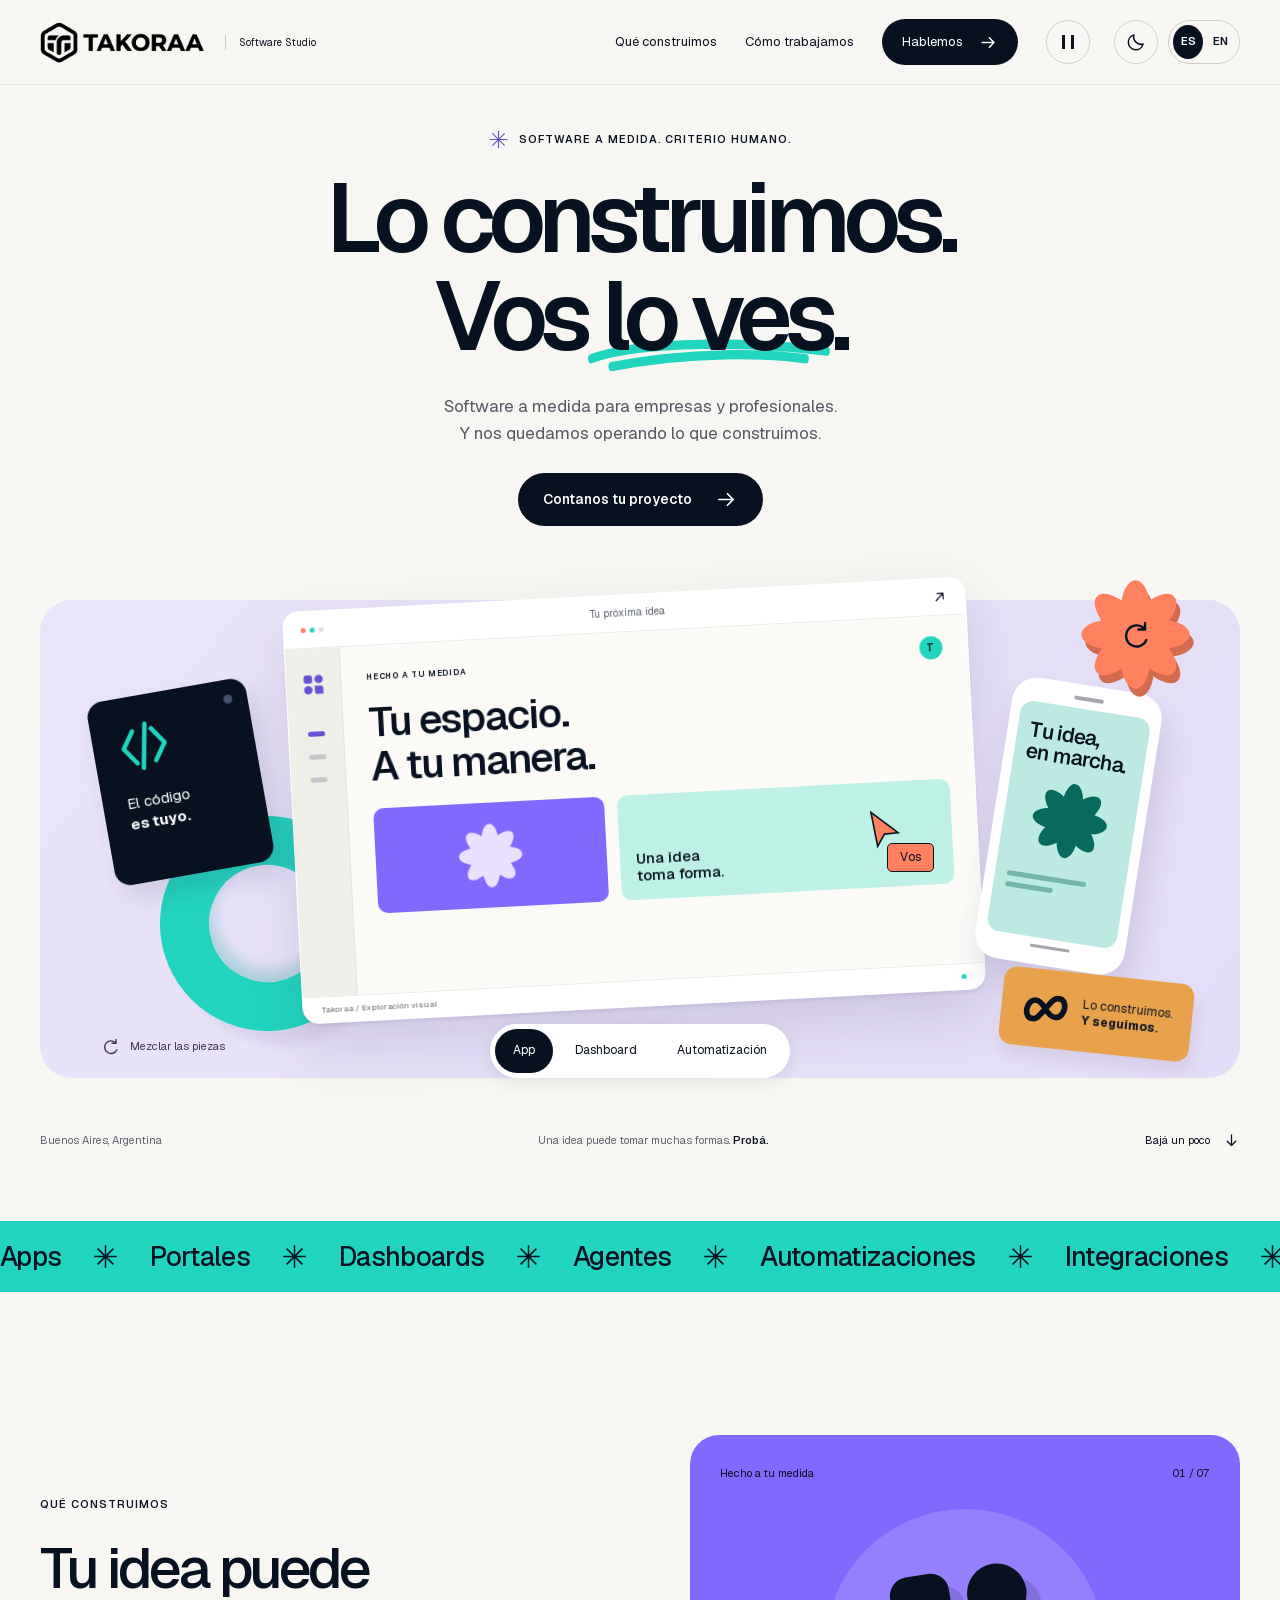
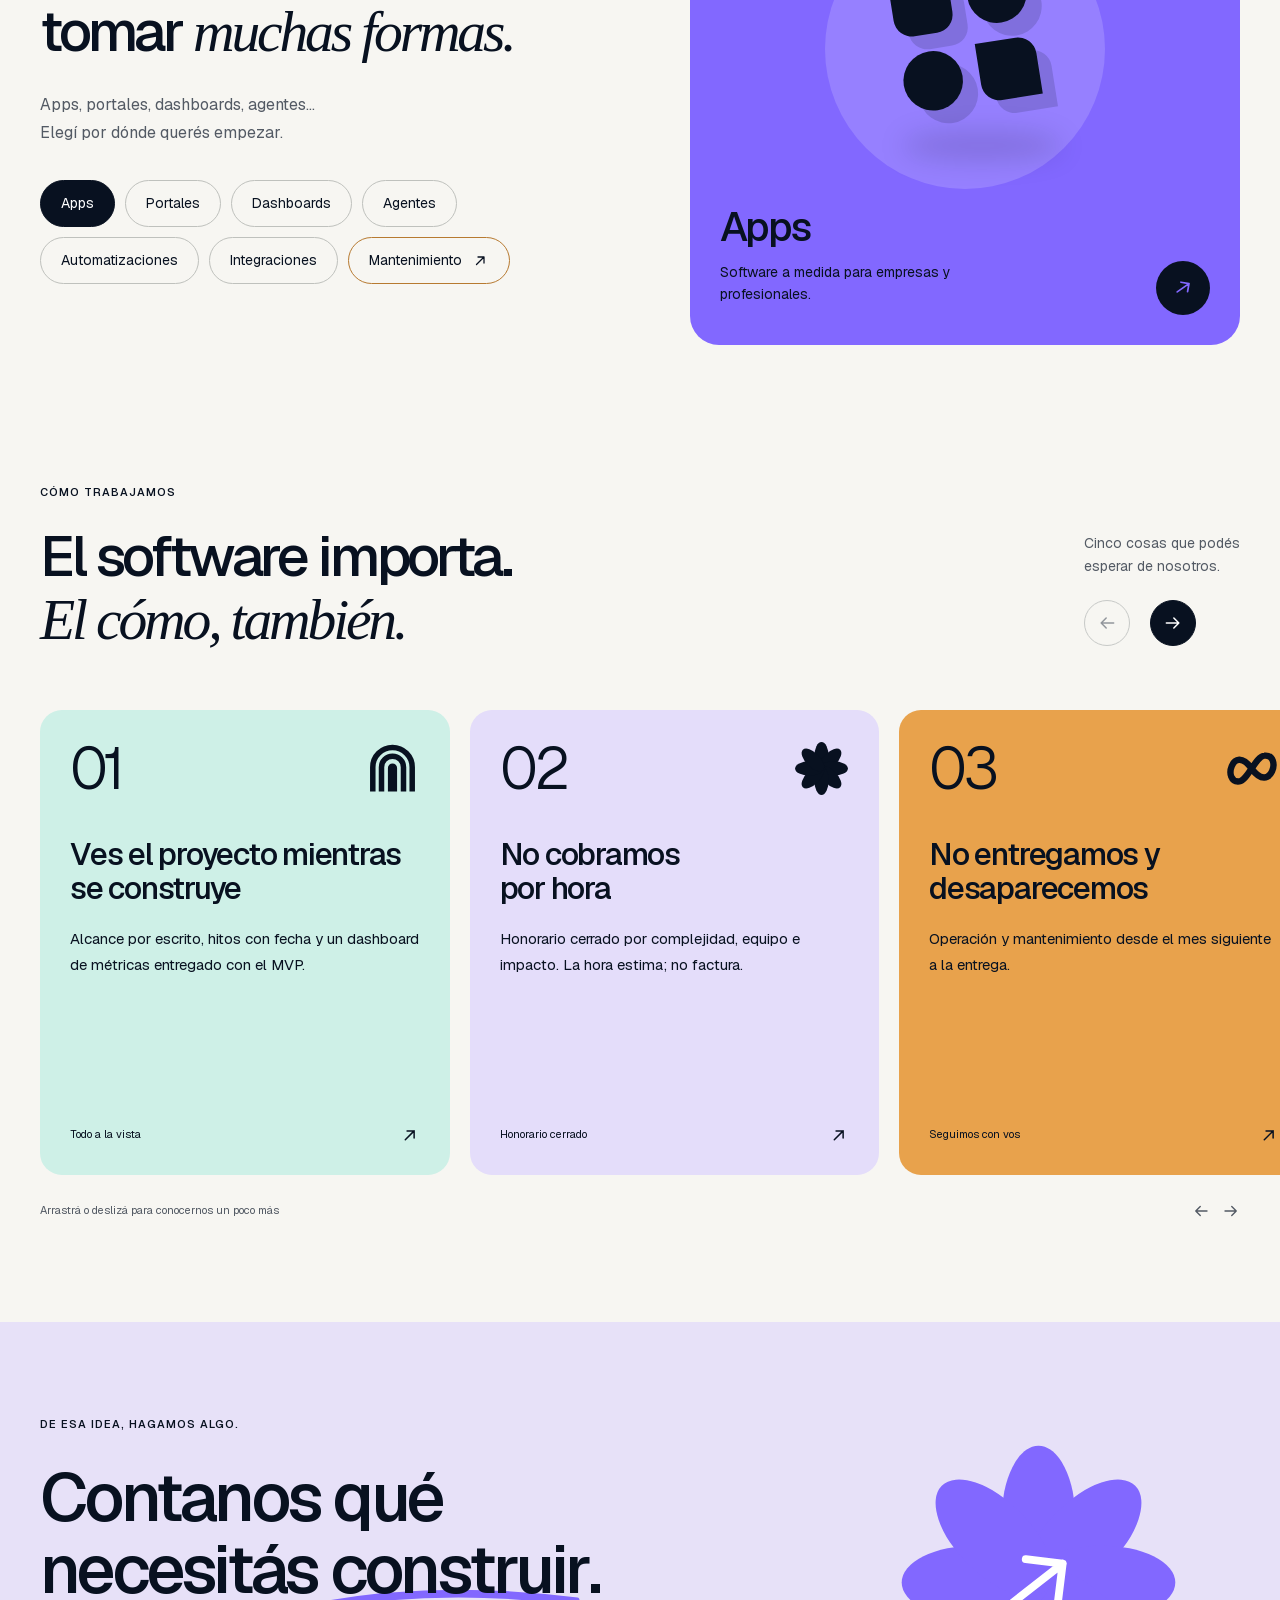
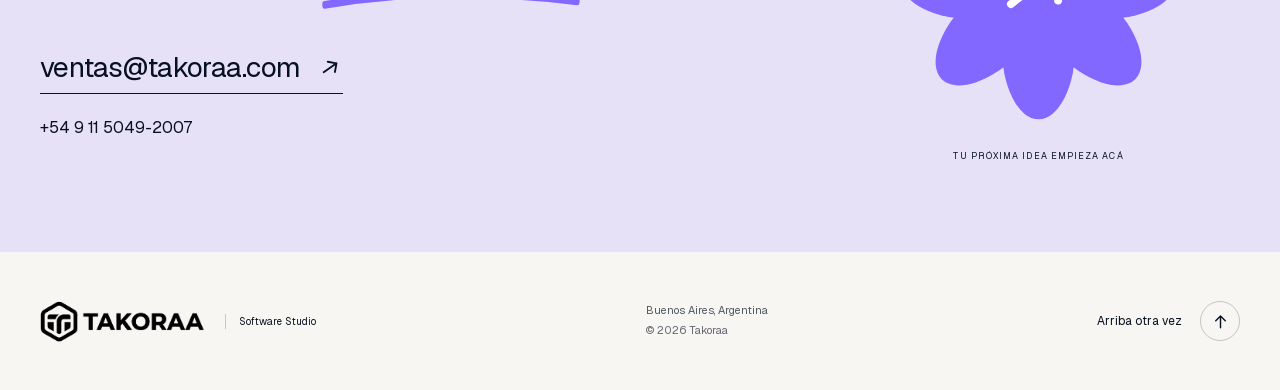
<file: index.html>
<!doctype html>
<html lang="es-AR" data-page="home" data-theme="light" data-language="es">
<head>
  <meta charset="utf-8">
  <meta name="viewport" content="width=device-width, initial-scale=1">
  <meta name="theme-color" content="#f7f6f2">
  <title>Takoraa | Software a medida. Lo construimos. Vos lo ves.</title>
  <meta name="description" content="Software a medida para empresas y profesionales. Alcance por escrito, honorario cerrado y código tuyo. Nos quedamos operando lo que construimos.">
  <link rel="canonical" href="https://takoraa.com/">
  <meta property="og:type" content="website">
  <meta property="og:locale" content="es_AR">
  <meta property="og:site_name" content="Takoraa Software Studio">
  <meta property="og:title" content="Lo construimos. Vos lo ves. | Takoraa">
  <meta property="og:description" content="Software a medida para empresas y profesionales. Y nos quedamos operando lo que construimos.">
  <meta property="og:url" content="https://takoraa.com/">
  <meta property="og:image" content="https://takoraa.com/assets/studio-social-light.png">
  <meta property="og:image:width" content="1200">
  <meta property="og:image:height" content="630">
  <meta property="og:image:alt" content="Takoraa Software Studio. Lo construimos. Vos lo ves.">
  <meta name="twitter:card" content="summary_large_image">
  <meta name="twitter:title" content="Lo construimos. Vos lo ves. | Takoraa">
  <meta name="twitter:description" content="Software a medida para empresas y profesionales. Y nos quedamos operando lo que construimos.">
  <meta name="twitter:image" content="https://takoraa.com/assets/studio-social-light.png">
  <link rel="icon" href="/assets/takoraa-isotipo-black.png" type="image/png" sizes="64x64">
  <link rel="preload" href="/_next/static/media/caa3a2e1cccd8315-s.p.09~u27dqhyhd6.woff2" as="font" type="font/woff2" crossorigin>
  <script>
    (() => {
      let theme = 'light';
      try { if (localStorage.getItem('takoraa-theme') === 'dark') theme = 'dark'; } catch {}
      document.documentElement.dataset.theme = theme;
      document.querySelector('meta[name="theme-color"]').content = theme === 'dark' ? '#081120' : '#f7f6f2';
    })();
  </script>
  <link rel="stylesheet" href="/studio.css?v=preferences-1">
  <script src="/studio.js?v=preferences-1" defer></script>
  <script type="application/ld+json">
    {
      "@context": "https://schema.org",
      "@type": "Organization",
      "name": "Takoraa Software Studio",
      "url": "https://takoraa.com/",
      "logo": "https://takoraa.com/takoraa-logo.png",
      "description": "Software a medida para empresas y profesionales. Y nos quedamos operando lo que construimos.",
      "email": "ventas@takoraa.com",
      "telephone": "+54 9 11 5049-2007",
      "address": {
        "@type": "PostalAddress",
        "addressLocality": "Buenos Aires",
        "addressCountry": "AR"
      }
    }
  </script>
</head>
<body id="inicio">
  <a class="skip-link" href="#contenido" data-en="Skip to content">Saltar al contenido</a>
  <svg class="svg-library" xmlns="http://www.w3.org/2000/svg" aria-hidden="true">
    <defs>
      <symbol id="icon-arrow" viewBox="0 0 24 24"><path d="M4 12h15m-6-6 6 6-6 6" fill="none" stroke="currentColor" stroke-width="1.8" stroke-linecap="round" stroke-linejoin="round"/></symbol>
      <symbol id="icon-sun" viewBox="0 0 24 24"><g fill="none" stroke="currentColor" stroke-width="1.8" stroke-linecap="round"><circle cx="12" cy="12" r="4"/><path d="M12 2v2m0 16v2M2 12h2m16 0h2M5 5l1.5 1.5m11 11L19 19M5 19l1.5-1.5m11-11L19 5"/></g></symbol>
      <symbol id="icon-moon" viewBox="0 0 24 24"><path d="M20.5 14.5A9 9 0 0 1 9.5 3.5a9 9 0 1 0 11 11Z" fill="none" stroke="currentColor" stroke-width="1.8" stroke-linejoin="round"/></symbol>
      <symbol id="icon-refresh" viewBox="0 0 24 24"><path d="M19 8a8 8 0 1 0 1 8M19 3v5h-5" fill="none" stroke="currentColor" stroke-width="1.8" stroke-linecap="round" stroke-linejoin="round"/></symbol>
      <symbol id="icon-asterisk" viewBox="0 0 24 24"><path d="M12 2v20M2 12h20M5 5l14 14M5 19 19 5" fill="none" stroke="currentColor" stroke-width="1.3"/></symbol>
      <symbol id="icon-flower" viewBox="0 0 100 100">
        <g fill="currentColor"><ellipse cx="50" cy="28" rx="13" ry="26"/><ellipse cx="50" cy="28" rx="13" ry="26" transform="rotate(45 50 50)"/><ellipse cx="50" cy="28" rx="13" ry="26" transform="rotate(90 50 50)"/><ellipse cx="50" cy="28" rx="13" ry="26" transform="rotate(135 50 50)"/><ellipse cx="50" cy="28" rx="13" ry="26" transform="rotate(180 50 50)"/><ellipse cx="50" cy="28" rx="13" ry="26" transform="rotate(225 50 50)"/><ellipse cx="50" cy="28" rx="13" ry="26" transform="rotate(270 50 50)"/><ellipse cx="50" cy="28" rx="13" ry="26" transform="rotate(315 50 50)"/></g>
      </symbol>
      <symbol id="icon-app" viewBox="0 0 120 120"><rect x="12" y="12" width="42" height="42" rx="13" fill="currentColor"/><rect x="66" y="12" width="42" height="42" rx="21" fill="currentColor"/><rect x="12" y="66" width="42" height="42" rx="21" fill="currentColor"/><path d="M66 66h29a13 13 0 0 1 13 13v29H79a13 13 0 0 1-13-13Z" fill="currentColor"/></symbol>
      <symbol id="icon-portal" viewBox="0 0 120 120"><path d="M17 110V57a43 43 0 0 1 86 0v53M36 110V57a24 24 0 0 1 48 0v53M56 110V59a4 4 0 0 1 8 0v51" fill="none" stroke="currentColor" stroke-width="12"/></symbol>
      <symbol id="icon-chart" viewBox="0 0 120 120"><rect x="10" y="63" width="24" height="45" rx="9" fill="currentColor"/><rect x="48" y="35" width="24" height="73" rx="9" fill="currentColor"/><rect x="86" y="9" width="24" height="99" rx="9" fill="currentColor"/></symbol>
      <symbol id="icon-agent" viewBox="0 0 120 120"><path d="M60 9c29 0 49 19 49 44s-20 44-49 44H31L12 113V53C12 28 31 9 60 9Z" fill="currentColor"/><path d="M42 49v15m35-15v15" stroke="var(--plate)" stroke-width="9" stroke-linecap="round"/></symbol>
      <symbol id="icon-flow" viewBox="0 0 120 120"><path d="M31 24h38a28 28 0 0 1 0 56H51" fill="none" stroke="currentColor" stroke-width="11"/><circle cx="23" cy="24" r="17" fill="currentColor"/><path d="m59 60-24 20 24 21" fill="none" stroke="currentColor" stroke-width="11" stroke-linejoin="round"/></symbol>
      <symbol id="icon-connect" viewBox="0 0 120 120"><rect x="11" y="41" width="70" height="38" rx="19" fill="none" stroke="currentColor" stroke-width="12" transform="rotate(-40 46 60)"/><rect x="39" y="41" width="70" height="38" rx="19" fill="none" stroke="currentColor" stroke-width="12" transform="rotate(-40 74 60)"/></symbol>
      <symbol id="icon-support" viewBox="0 0 120 120"><path d="M60 60C19 3-5 93 34 88c17-2 36-55 54-56 40-4 14 86-28 28Z" fill="none" stroke="currentColor" stroke-width="14" stroke-linecap="round"/></symbol>
      <symbol id="icon-code" viewBox="0 0 120 120"><path d="m39 24-25 36 25 36m42-72 25 36-25 36M69 12 51 108" fill="none" stroke="currentColor" stroke-width="10" stroke-linecap="round" stroke-linejoin="round"/></symbol>
      <symbol id="icon-check" viewBox="0 0 24 24"><path d="m5 12 5 5 9-10" fill="none" stroke="currentColor" stroke-width="2.2" stroke-linecap="round" stroke-linejoin="round"/></symbol>
    </defs>
  </svg>

  <header class="site-header">
    <div class="header-inner shell">
      <a class="brand" href="#inicio" aria-label="Takoraa, inicio" data-en-aria-label="Takoraa, home"><img src="/takoraa-logo-white.png" alt="TAKORAA" width="1961" height="805"><span>Software Studio</span></a>
      <div class="header-controls">
        <button class="theme-toggle" type="button" role="switch" aria-checked="false" aria-label="Modo oscuro" title="Cambiar a modo oscuro" hidden><svg class="theme-moon" aria-hidden="true"><use href="#icon-moon"/></svg><svg class="theme-sun" aria-hidden="true"><use href="#icon-sun"/></svg></button>
        <button class="language-toggle" type="button" aria-label="Switch to English" title="Switch to English" hidden><span lang="es" aria-hidden="true">ES</span><span lang="en" aria-hidden="true">EN</span></button>
        <button class="menu-toggle" type="button" aria-label="Menú" data-en-aria-label="Menu" aria-expanded="false" aria-controls="site-nav" hidden><span class="menu-icon" aria-hidden="true"></span></button>
      </div>
      <nav class="site-nav" id="site-nav" aria-label="Navegación principal" data-en-aria-label="Main navigation">
        <a href="#servicios" data-en="What we build">Qué construimos</a>
        <a href="#como-trabajamos" data-en="How we work">Cómo trabajamos</a>
        <a class="nav-contact" href="#contacto"><span data-en="Let’s talk">Hablemos</span> <svg aria-hidden="true"><use href="#icon-arrow"/></svg></a>
        <button class="motion-toggle" type="button" aria-label="Pausar animaciones" title="Pausar animaciones" hidden><span class="pause-icon" aria-hidden="true"></span><span class="motion-label">Pausar animaciones</span></button>
      </nav>
    </div>
  </header>

  <main id="contenido" tabindex="-1">
    <section class="hero" aria-labelledby="hero-title">
      <div class="hero-copy shell">
        <p class="eyebrow"><svg class="small-flower" aria-hidden="true"><use href="#icon-asterisk"/></svg> <span data-en="CUSTOM SOFTWARE. HUMAN JUDGMENT.">SOFTWARE A MEDIDA. CRITERIO HUMANO.</span></p>
        <h1 id="hero-title"><span data-en="We build it.">Lo construimos.</span><span><span data-en="You ">Vos </span><span class="title-highlight"><span data-en="see it.">lo ves.</span><svg viewBox="0 0 500 45" preserveAspectRatio="none" aria-hidden="true"><path d="M8 28C111 4 344 6 491 18M50 38C216 18 368 21 448 28"/></svg></span></span></h1>
        <p class="hero-lede" data-en="Custom software for businesses and professionals.&#10; And we stay on to run what we build.">Software a medida para empresas y profesionales.<br> Y nos quedamos operando lo que construimos.</p>
        <a class="button button-dark" href="#contacto"><span data-en="Tell us about your project">Contanos tu proyecto</span> <svg aria-hidden="true"><use href="#icon-arrow"/></svg></a>
      </div>

      <div class="playground shell" data-layout="0" data-demo="app">
        <div class="playground-backdrop" aria-hidden="true"></div>
        <div class="stage-orbit" aria-hidden="true"></div>
        <div class="stage-window">
          <div class="window-topbar"><span class="window-dots" aria-hidden="true"><i></i><i></i><i></i></span><span data-en="Your next idea">Tu próxima idea</span><svg class="window-mark arrow-diagonal" aria-hidden="true"><use href="#icon-arrow"/></svg></div>
          <div class="demo-panel demo-app" id="demo-app" aria-label="Exploración visual de una app" data-en-aria-label="App visual exploration">
            <div class="app-sidebar" aria-hidden="true"><svg><use href="#icon-app"/></svg><i></i><i></i><i></i></div>
            <div class="app-content">
              <div class="app-topline"><span data-en="MADE FOR YOU">HECHO A TU MEDIDA</span><span class="app-avatar" aria-hidden="true">T</span></div>
              <p class="app-title" data-en="Your space.&#10;Your way.">Tu espacio.<br>A tu manera.</p>
              <div class="app-tiles" aria-hidden="true"><div class="app-tile"><svg><use href="#icon-flower"/></svg></div><div class="app-tile tile-cyan"><span data-en="An idea&#10;takes shape.">Una idea<br>toma forma.</span><svg><use href="#icon-arrow"/></svg></div></div>
            </div>
          </div>
          <div class="demo-panel demo-dashboard" id="demo-dashboard" aria-label="Exploración visual de un dashboard" data-en-aria-label="Dashboard visual exploration" hidden>
            <div class="demo-dashboard-header"><span>DASHBOARD</span><span data-en="Metrics at a glance">Métricas a la vista</span></div>
            <p class="app-title" data-en="Every step,&#10;in perspective.">Cada avance,<br>en perspectiva.</p>
            <div class="demo-chart" aria-hidden="true"><i style="--bar:36%"></i><i style="--bar:52%"></i><i style="--bar:43%"></i><i style="--bar:70%"></i><i style="--bar:62%"></i><i style="--bar:88%"></i><i style="--bar:78%"></i></div>
            <p class="demo-small" data-en="Written scope · Dated milestones">Alcance por escrito · Hitos con fecha</p>
          </div>
          <div class="demo-panel demo-automation" id="demo-automation" aria-label="Exploración visual de una automatización" data-en-aria-label="Automation visual exploration" hidden>
            <span class="demo-overline" data-en="AUTOMATIONS &amp; INTEGRATIONS">AUTOMATIZACIONES E INTEGRACIONES</span>
            <p class="app-title" data-en="Connect the pieces.">Conectá las piezas.</p>
            <div class="flow-visual" aria-hidden="true"><span class="flow-node"><svg><use href="#icon-app"/></svg></span><span class="flow-connection"><i></i></span><span class="flow-node flow-middle"><svg><use href="#icon-flow"/></svg></span><span class="flow-connection"><i></i></span><span class="flow-node"><svg><use href="#icon-check"/></svg></span></div>
            <div class="flow-labels"><span data-en="Your system">Tu sistema</span><span data-en="Your workflow">Tu flujo</span><span data-en="All connected">Todo conectado</span></div>
          </div>
          <div class="window-bottom"><span data-en="Takoraa / Visual exploration">Takoraa / Exploración visual</span><span class="window-bottom-dot" aria-hidden="true"></span></div>
        </div>
        <div class="code-object floating-object" aria-hidden="true"><svg><use href="#icon-code"/></svg><p><span data-en="The code">El código</span><br><strong data-en="is yours.">es tuyo.</strong></p><span class="object-pin"></span></div>
        <div class="mobile-object floating-object" aria-hidden="true"><span class="phone-speaker"></span><div class="phone-screen"><span data-en="Your idea,&#10;in motion.">Tu idea,<br>en marcha.</span><div class="phone-flower"><svg><use href="#icon-flower"/></svg></div><div class="phone-line"></div><div class="phone-line short"></div></div><span class="phone-home"></span></div>
        <span class="you-cursor" aria-hidden="true"><svg viewBox="0 0 24 28"><path d="M2 1 22 16l-10 1-5 9Z" fill="currentColor" stroke="#081120" stroke-width="1.2"/></svg><span data-en="You">Vos</span></span>
        <div class="support-sticker floating-object" aria-hidden="true"><svg><use href="#icon-support"/></svg><span><span data-en="We build it.">Lo construimos.</span><br><strong data-en="And stay on.">Y seguimos.</strong></span></div>
        <button class="flower-toy" type="button" aria-label="Hacer girar la flor" data-en-aria-label="Spin the flower" title="Dale una vuelta" data-en-title="Give it a spin" hidden><svg aria-hidden="true"><use href="#icon-flower"/></svg><span aria-hidden="true"><svg><use href="#icon-refresh"/></svg></span></button>
        <div class="demo-controls" role="group" aria-label="Elegí una vista de ejemplo" data-en-aria-label="Choose a demo view" hidden>
          <button type="button" data-demo="app" aria-pressed="true" aria-controls="demo-app">App</button>
          <button type="button" data-demo="dashboard" aria-pressed="false" aria-controls="demo-dashboard">Dashboard</button>
          <button type="button" data-demo="automation" aria-pressed="false" aria-controls="demo-automation" data-en="Automation">Automatización</button>
        </div>
        <button class="shuffle-scene" type="button" hidden><svg aria-hidden="true"><use href="#icon-refresh"/></svg> <span data-en="Mix the pieces">Mezclar las piezas</span></button>
      </div>
      <div class="hero-foot shell"><span>Buenos Aires, Argentina</span><span><span data-en="An idea can take many shapes. ">Una idea puede tomar muchas formas. </span><strong data-en="Try it.">Probá.</strong></span><a href="#servicios" aria-label="Bajar a qué construimos" data-en-aria-label="Scroll to what we build"><span data-en="Scroll a little">Bajá un poco</span> <svg class="arrow-down" aria-hidden="true"><use href="#icon-arrow"/></svg></a></div>
    </section>

    <div class="ticker-wrap" aria-hidden="true"><div class="ticker"><div class="ticker-track">
      <span><span>Apps</span><svg><use href="#icon-asterisk"/></svg><span data-en="Portals">Portales</span><svg><use href="#icon-asterisk"/></svg><span>Dashboards</span><svg><use href="#icon-asterisk"/></svg><span data-en="Agents">Agentes</span><svg><use href="#icon-asterisk"/></svg><span data-en="Automations">Automatizaciones</span><svg><use href="#icon-asterisk"/></svg><span data-en="Integrations">Integraciones</span><svg><use href="#icon-asterisk"/></svg></span>
    </div></div></div>

    <section class="services section-space shell" id="servicios" aria-labelledby="services-title" tabindex="-1">
      <div class="services-copy reveal">
        <p class="eyebrow" data-en="WHAT WE BUILD">QUÉ CONSTRUIMOS</p>
        <h2 id="services-title"><span data-en="Your idea can">Tu idea puede</span><br><span data-en="take ">tomar </span><em data-en="many shapes.">muchas formas.</em></h2>
        <p class="section-description" data-en="Apps, portals, dashboards, agents…&#10;Choose where you’d like to start.">Apps, portales, dashboards, agentes…<br>Elegí por dónde querés empezar.</p>
        <div class="service-options" role="group" aria-label="Servicios de Takoraa" data-en-aria-label="Takoraa services">
          <button type="button" data-service="apps" aria-pressed="true" aria-controls="service-preview" disabled>Apps</button>
          <button type="button" data-service="portales" aria-pressed="false" aria-controls="service-preview" data-en="Portals" disabled>Portales</button>
          <button type="button" data-service="dashboards" aria-pressed="false" aria-controls="service-preview" disabled>Dashboards</button>
          <button type="button" data-service="agentes" aria-pressed="false" aria-controls="service-preview" data-en="Agents" disabled>Agentes</button>
          <button type="button" data-service="automatizaciones" aria-pressed="false" aria-controls="service-preview" data-en="Automations" disabled>Automatizaciones</button>
          <button type="button" data-service="integraciones" aria-pressed="false" aria-controls="service-preview" data-en="Integrations" disabled>Integraciones</button>
          <button class="service-maintenance" type="button" data-service="mantenimiento" aria-pressed="false" aria-controls="service-preview" disabled><span data-en="Maintenance">Mantenimiento</span> <svg class="arrow-diagonal" aria-hidden="true"><use href="#icon-arrow"/></svg></button>
        </div>
      </div>
      <div class="service-preview reveal" id="service-preview" data-service="apps" aria-live="polite" aria-atomic="true" style="--plate:#8268ff;--plate-ink:#081120">
        <div class="service-preview-top"><span data-en="Made for you">Hecho a tu medida</span><span class="service-position">01 / 07</span></div>
        <div class="service-sculpture" aria-hidden="true"><span class="sculpture-shadow"></span><svg class="sculpture-back"><use href="#icon-app"/></svg><svg class="sculpture-front"><use href="#icon-app"/></svg></div>
        <div class="service-preview-bottom"><div><h3>Apps</h3><p>Software a medida para empresas y profesionales.</p></div><a href="#contacto" aria-label="Hablar sobre un proyecto de apps"><svg aria-hidden="true"><use href="#icon-arrow"/></svg></a></div>
      </div>
    </section>

    <section class="approach section-space" id="como-trabajamos" aria-labelledby="approach-title" tabindex="-1">
      <div class="approach-heading shell reveal">
        <div><p class="eyebrow" data-en="HOW WE WORK">CÓMO TRABAJAMOS</p><h2 id="approach-title"><span data-en="Software matters.">El software importa.</span><br><em data-en="So does the how.">El cómo, también.</em></h2></div>
        <div class="approach-controls"><p data-en="Five things you can&#10;expect from us.">Cinco cosas que podés<br>esperar de nosotros.</p><div class="carousel-controls" hidden><button type="button" class="carousel-prev" aria-label="Ver compromiso anterior" data-en-aria-label="View previous commitment" aria-controls="principles-track" disabled><svg aria-hidden="true"><use href="#icon-arrow"/></svg></button><button type="button" class="carousel-next" aria-label="Ver compromiso siguiente" data-en-aria-label="View next commitment" aria-controls="principles-track"><svg aria-hidden="true"><use href="#icon-arrow"/></svg></button></div></div>
      </div>
      <div class="principles-track" id="principles-track" tabindex="0" role="region" aria-label="Nuestros cinco compromisos, desplazamiento horizontal" data-en-aria-label="Our five commitments, scroll horizontally">
        <ol class="principles">
          <li class="principle principle-cyan"><div class="principle-top"><span>01</span><svg aria-hidden="true"><use href="#icon-portal"/></svg></div><h3 data-en="See your project as it’s built">Ves el proyecto mientras se construye</h3><p data-en="A written scope, dated milestones, and a metrics dashboard delivered with your MVP.">Alcance por escrito, hitos con fecha y un dashboard de métricas entregado con el MVP.</p><span class="principle-foot"><span data-en="Everything in view">Todo a la vista</span> <svg class="arrow-diagonal" aria-hidden="true"><use href="#icon-arrow"/></svg></span></li>
          <li class="principle principle-violet"><div class="principle-top"><span>02</span><svg aria-hidden="true"><use href="#icon-flower"/></svg></div><h3 data-en="We don’t charge&#10;by the hour">No cobramos<br>por hora</h3><p data-en="A fixed fee based on complexity, team, and impact. Hours inform the estimate, not the invoice.">Honorario cerrado por complejidad, equipo e impacto. La hora estima; no factura.</p><span class="principle-foot"><span data-en="A fixed fee">Honorario cerrado</span> <svg class="arrow-diagonal" aria-hidden="true"><use href="#icon-arrow"/></svg></span></li>
          <li class="principle principle-support"><div class="principle-top"><span>03</span><svg aria-hidden="true"><use href="#icon-support"/></svg></div><h3 data-en="We don’t deliver and disappear">No entregamos y desaparecemos</h3><p data-en="Operations and maintenance starting the month after delivery.">Operación y mantenimiento desde el mes siguiente a la entrega.</p><span class="principle-foot"><span data-en="We stay with you">Seguimos con vos</span> <svg class="arrow-diagonal" aria-hidden="true"><use href="#icon-arrow"/></svg></span></li>
          <li class="principle principle-ink"><div class="principle-top"><span>04</span><svg aria-hidden="true"><use href="#icon-code"/></svg></div><h3 data-en="The code&#10;is yours">El código<br>es tuyo</h3><p data-en="Your system, your code, your data. Independent architecture. No fees to leave.">Sistema, código y datos del cliente. Arquitectura independiente. Irte no cuesta nada.</p><span class="principle-foot"><span data-en="Your project, truly">Tu proyecto, de verdad</span> <svg class="arrow-diagonal" aria-hidden="true"><use href="#icon-arrow"/></svg></span></li>
          <li class="principle principle-rose"><div class="principle-top"><span>05</span><svg aria-hidden="true"><use href="#icon-agent"/></svg></div><h3 data-en="Experts using AI, not the other way around">Expertos que usan IA, no al revés</h3><p data-en="AI speeds up the work. Judgment stays human and is never delegated.">La IA acelera el trabajo. El criterio es humano y no se delega.</p><span class="principle-foot"><span data-en="Human judgment">Criterio humano</span> <svg class="arrow-diagonal" aria-hidden="true"><use href="#icon-arrow"/></svg></span></li>
        </ol>
      </div>
      <div class="carousel-hint shell"><span data-en="Drag or swipe to get to know us">Arrastrá o deslizá para conocernos un poco más</span><span class="carousel-hint-arrows" aria-hidden="true"><svg class="arrow-left"><use href="#icon-arrow"/></svg><svg><use href="#icon-arrow"/></svg></span></div>
    </section>

    <section class="contact" id="contacto" aria-labelledby="contact-title" tabindex="-1">
      <div class="contact-inner shell">
        <div class="contact-copy reveal"><p class="eyebrow" data-en="LET’S MAKE SOMETHING OF THAT IDEA.">DE ESA IDEA, HAGAMOS ALGO.</p><h2 id="contact-title"><span class="contact-title-line" data-en="Tell us what">Contanos qué</span><br><span class="contact-title-line" data-en="you need to ">necesitás </span><span class="contact-highlight"><span data-en="build">construir</span><svg viewBox="0 0 500 35" preserveAspectRatio="none" aria-hidden="true"><path d="M5 22Q234-2 494 18"/></svg></span>.</h2><address><a class="contact-email" href="mailto:ventas@takoraa.com">ventas@takoraa.com <svg aria-hidden="true"><use href="#icon-arrow"/></svg></a><a class="contact-phone" href="tel:+5491150492007" aria-label="Llamar al +54 9 11 5049-2007" data-en-aria-label="Call +54 9 11 5049-2007">+54 9 11 5049-2007</a></address></div>
        <a class="contact-orbit" href="mailto:ventas@takoraa.com" aria-label="Escribir a Takoraa" data-en-aria-label="Email Takoraa"><span class="orbit-ring" aria-hidden="true" data-en="YOUR NEXT IDEA STARTS HERE">TU PRÓXIMA IDEA EMPIEZA ACÁ</span><svg class="contact-flower" aria-hidden="true"><use href="#icon-flower"/></svg><svg class="contact-arrow" aria-hidden="true"><use href="#icon-arrow"/></svg></a>
      </div>
    </section>
  </main>

  <footer class="site-footer"><div class="footer-inner shell"><a class="brand" href="#inicio" aria-label="Takoraa, volver al inicio" data-en-aria-label="Takoraa, back to top"><img src="/takoraa-logo-white.png" alt="TAKORAA" width="1961" height="805" loading="lazy"><span>Software Studio</span></a><p>Buenos Aires, Argentina<br><span>© 2026 Takoraa</span></p><a class="back-top" href="#inicio"><span class="back-top-label" data-en="Back to top">Arriba otra vez</span> <span class="back-top-icon" aria-hidden="true"><svg class="arrow-up"><use href="#icon-arrow"/></svg></span></a></div></footer>
</body>
</html>
</file>
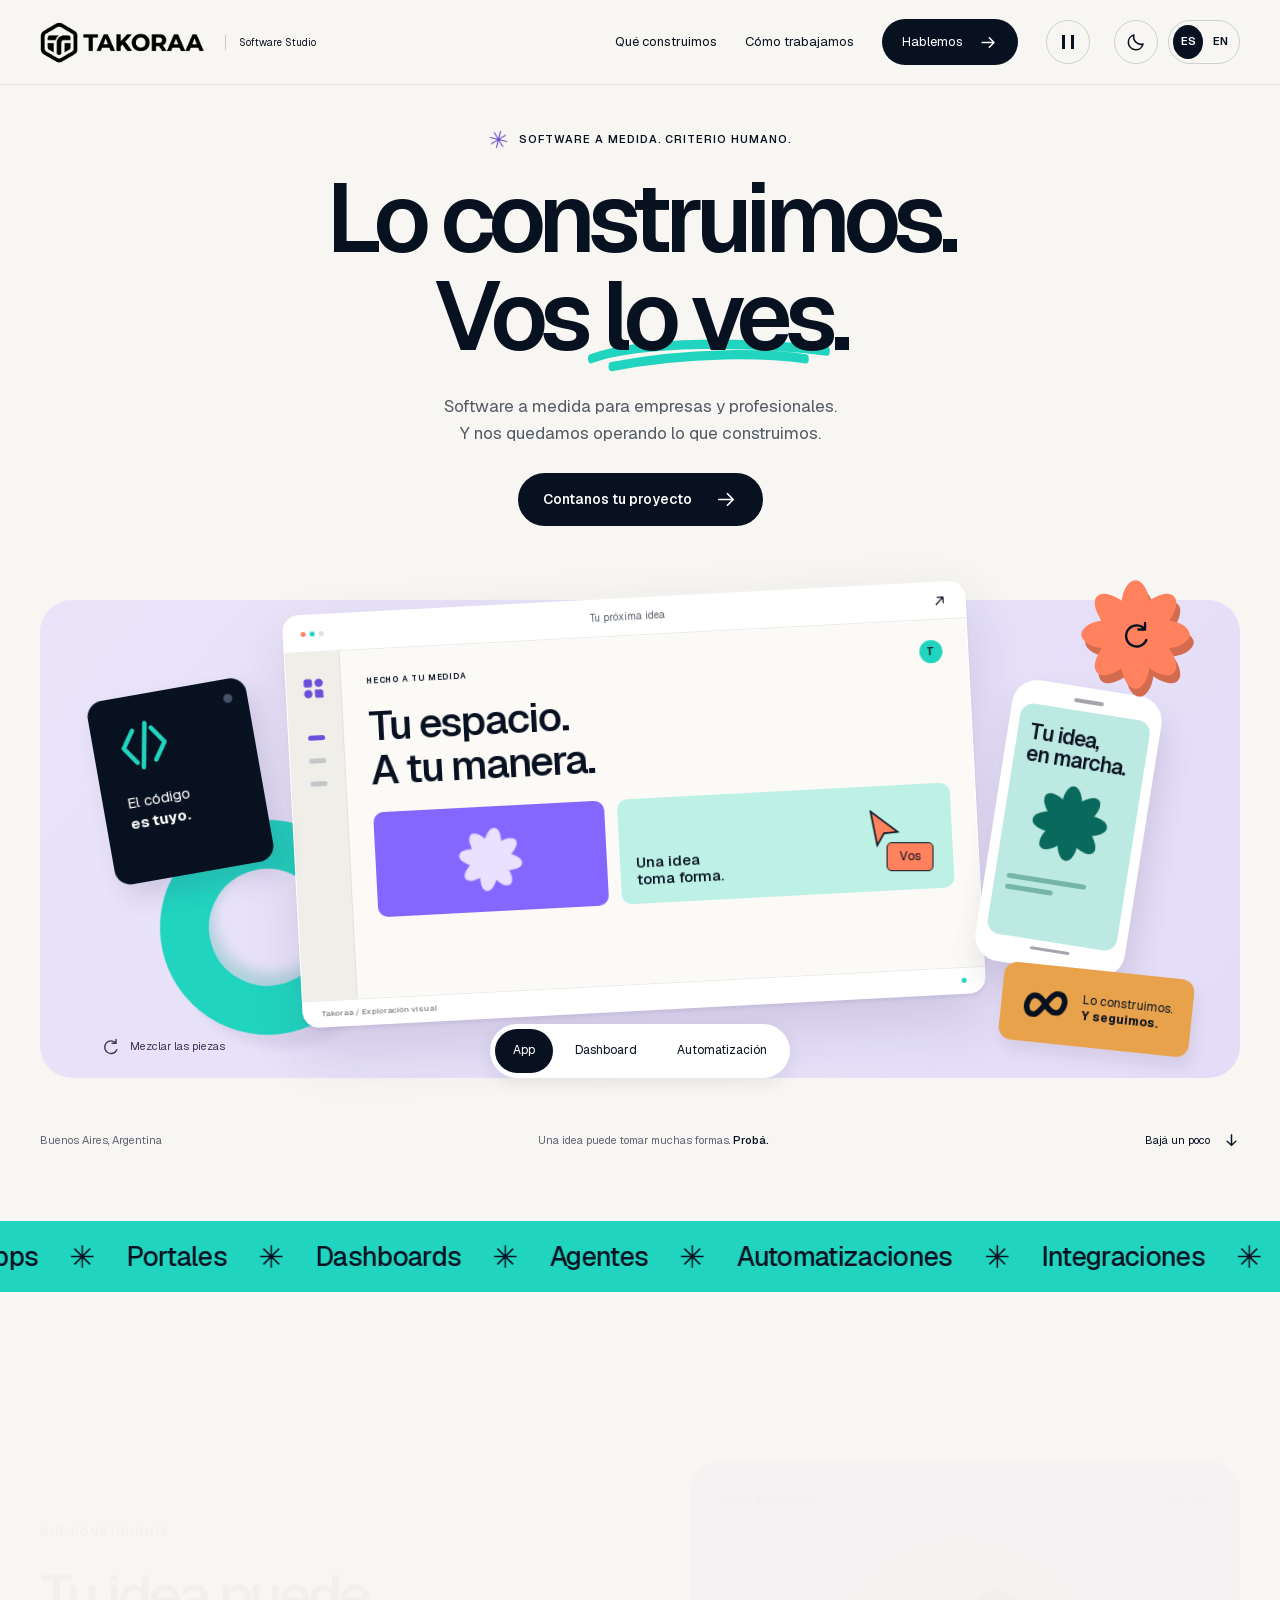
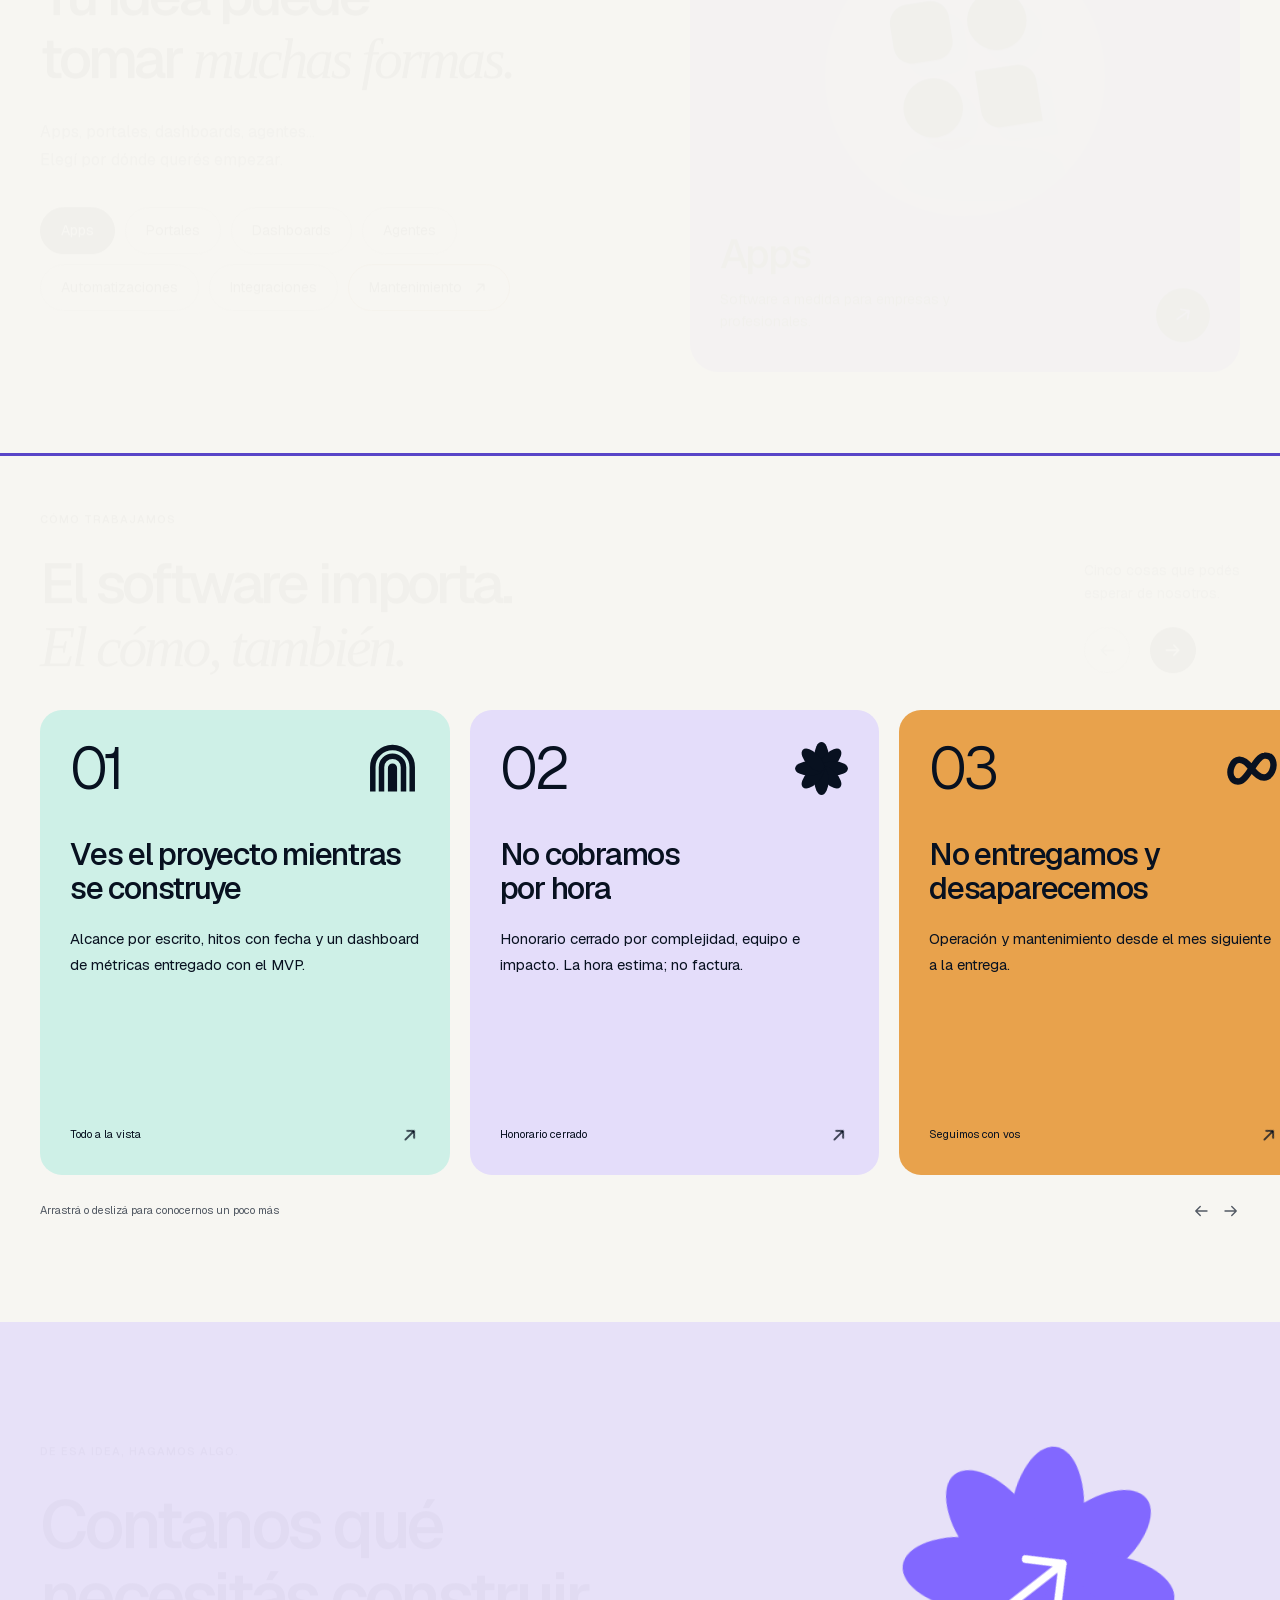
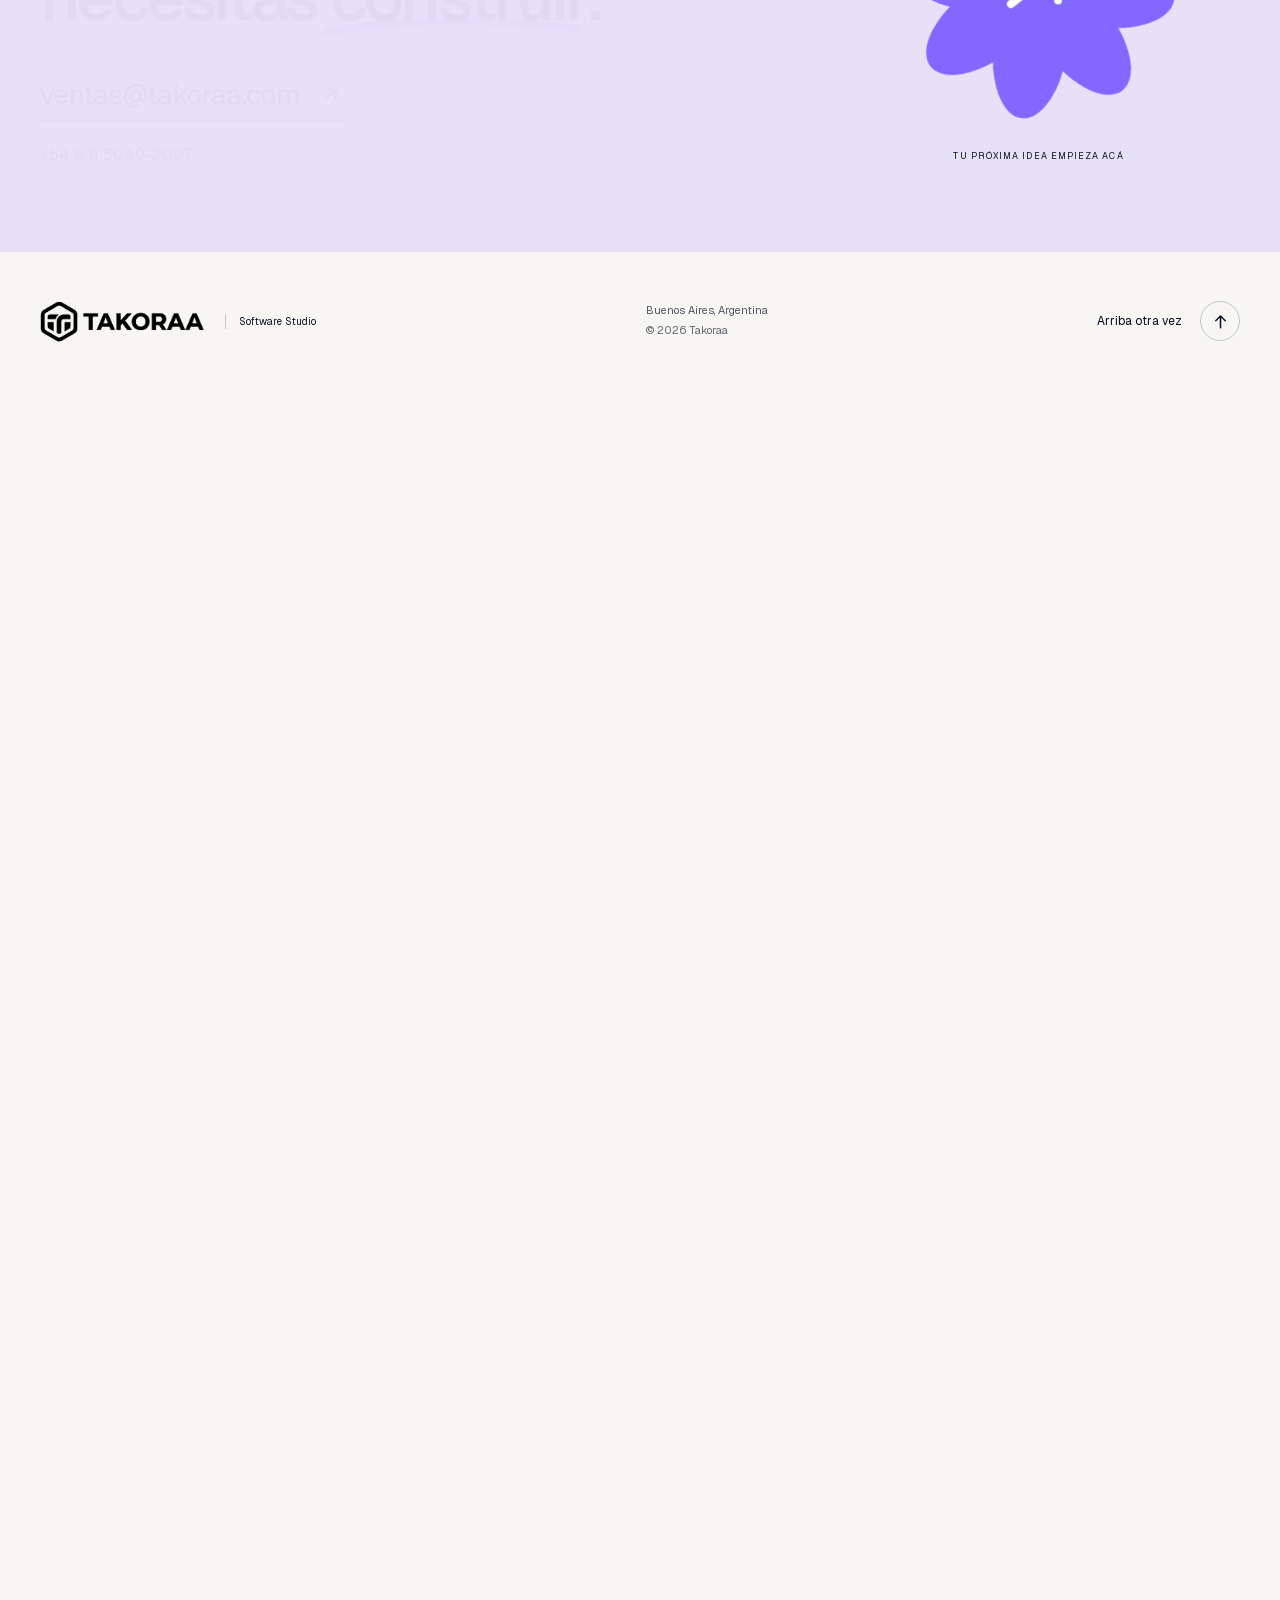
<file: about.html>
<!doctype html>
<html lang="es-AR">
<head>
  <meta charset="utf-8">
  <meta name="viewport" content="width=device-width, initial-scale=1">
  <meta name="robots" content="noindex">
  <meta http-equiv="refresh" content="0;url=/#como-trabajamos">
  <link rel="canonical" href="https://takoraa.com/#como-trabajamos">
  <meta name="theme-color" content="#f7f6f2">
  <title>Cómo trabajamos | Takoraa Software Studio</title>
  <link rel="icon" href="/assets/takoraa-isotipo-black.png" type="image/png" sizes="64x64">
  <link rel="stylesheet" href="/studio.css">
</head>
<body class="utility-page">
  <main class="utility-content">
    <p class="eyebrow">Takoraa / Software Studio</p>
    <h1>Cómo trabajamos</h1>
    <p>Encontrá esta información en nuestra nueva página.</p>
    <a class="button" href="/#como-trabajamos">Ir a cómo trabajamos</a>
  </main>
</body>
</html>
</file>
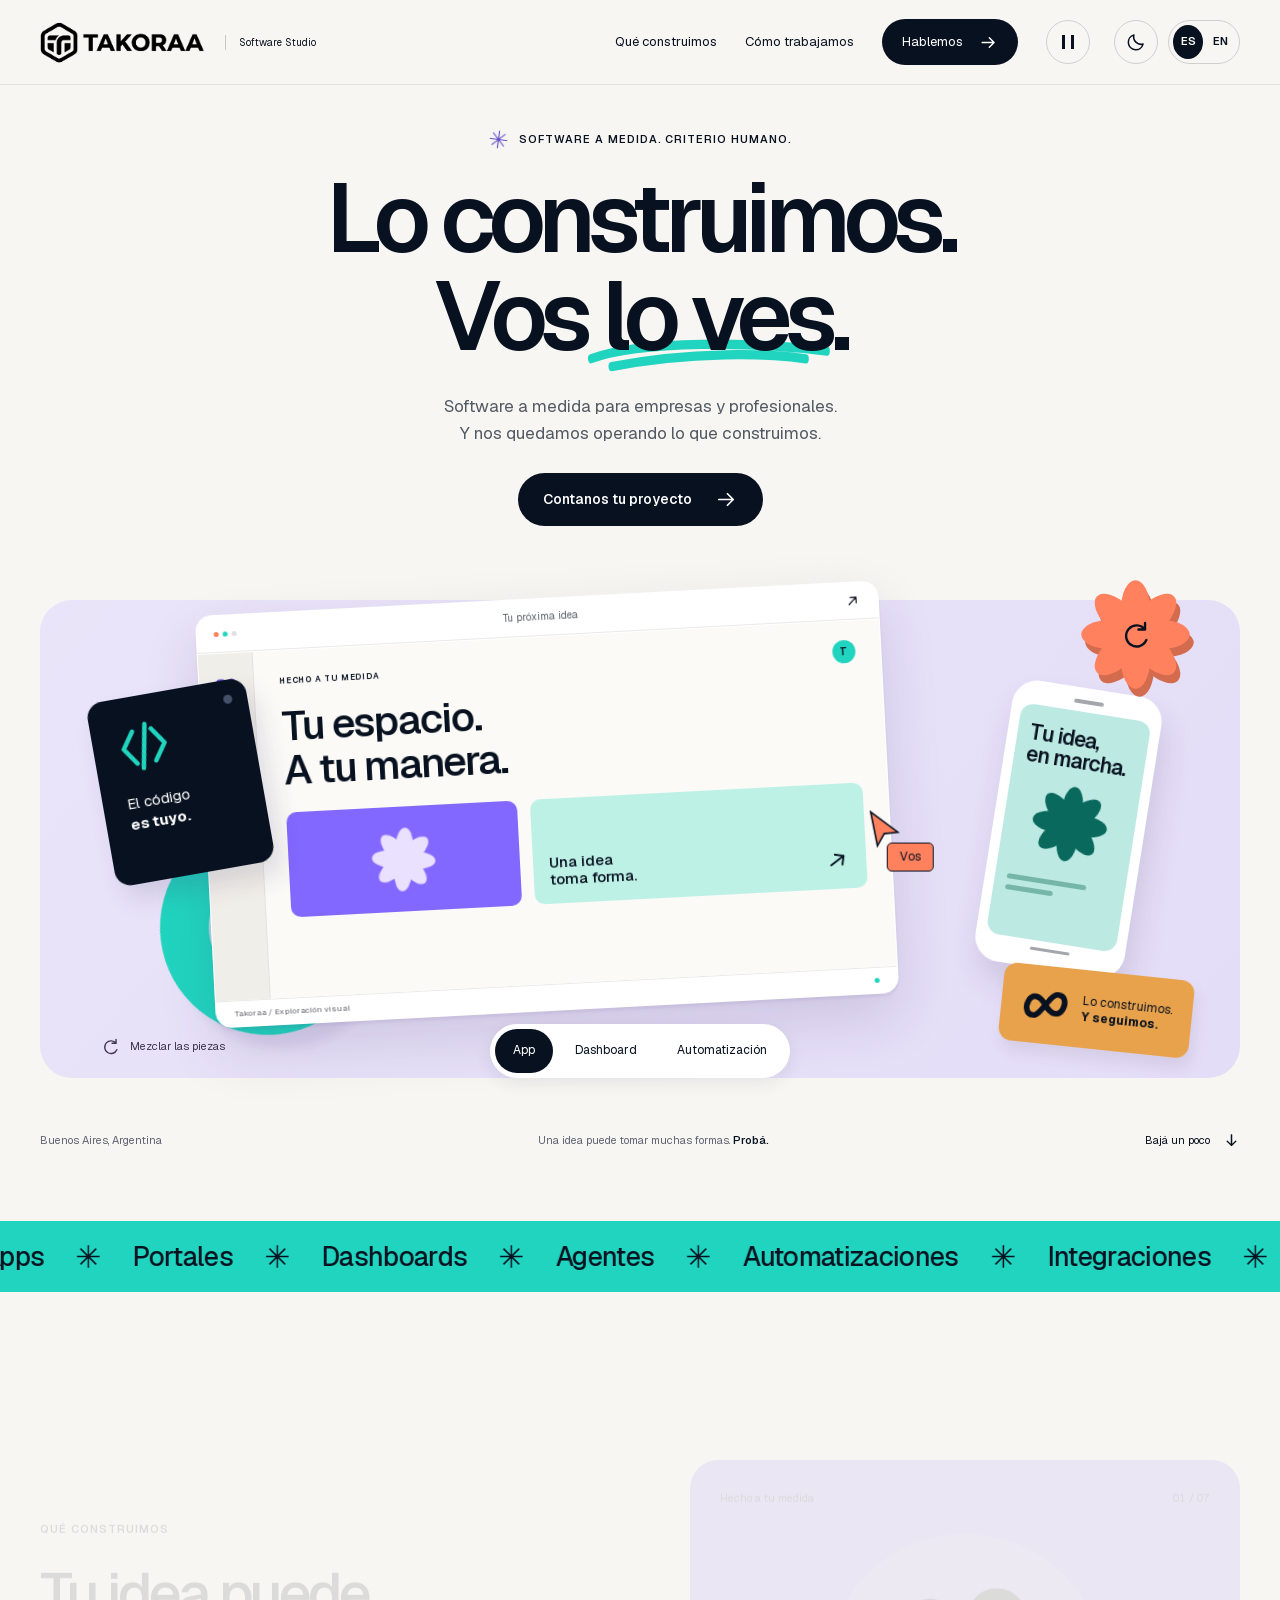
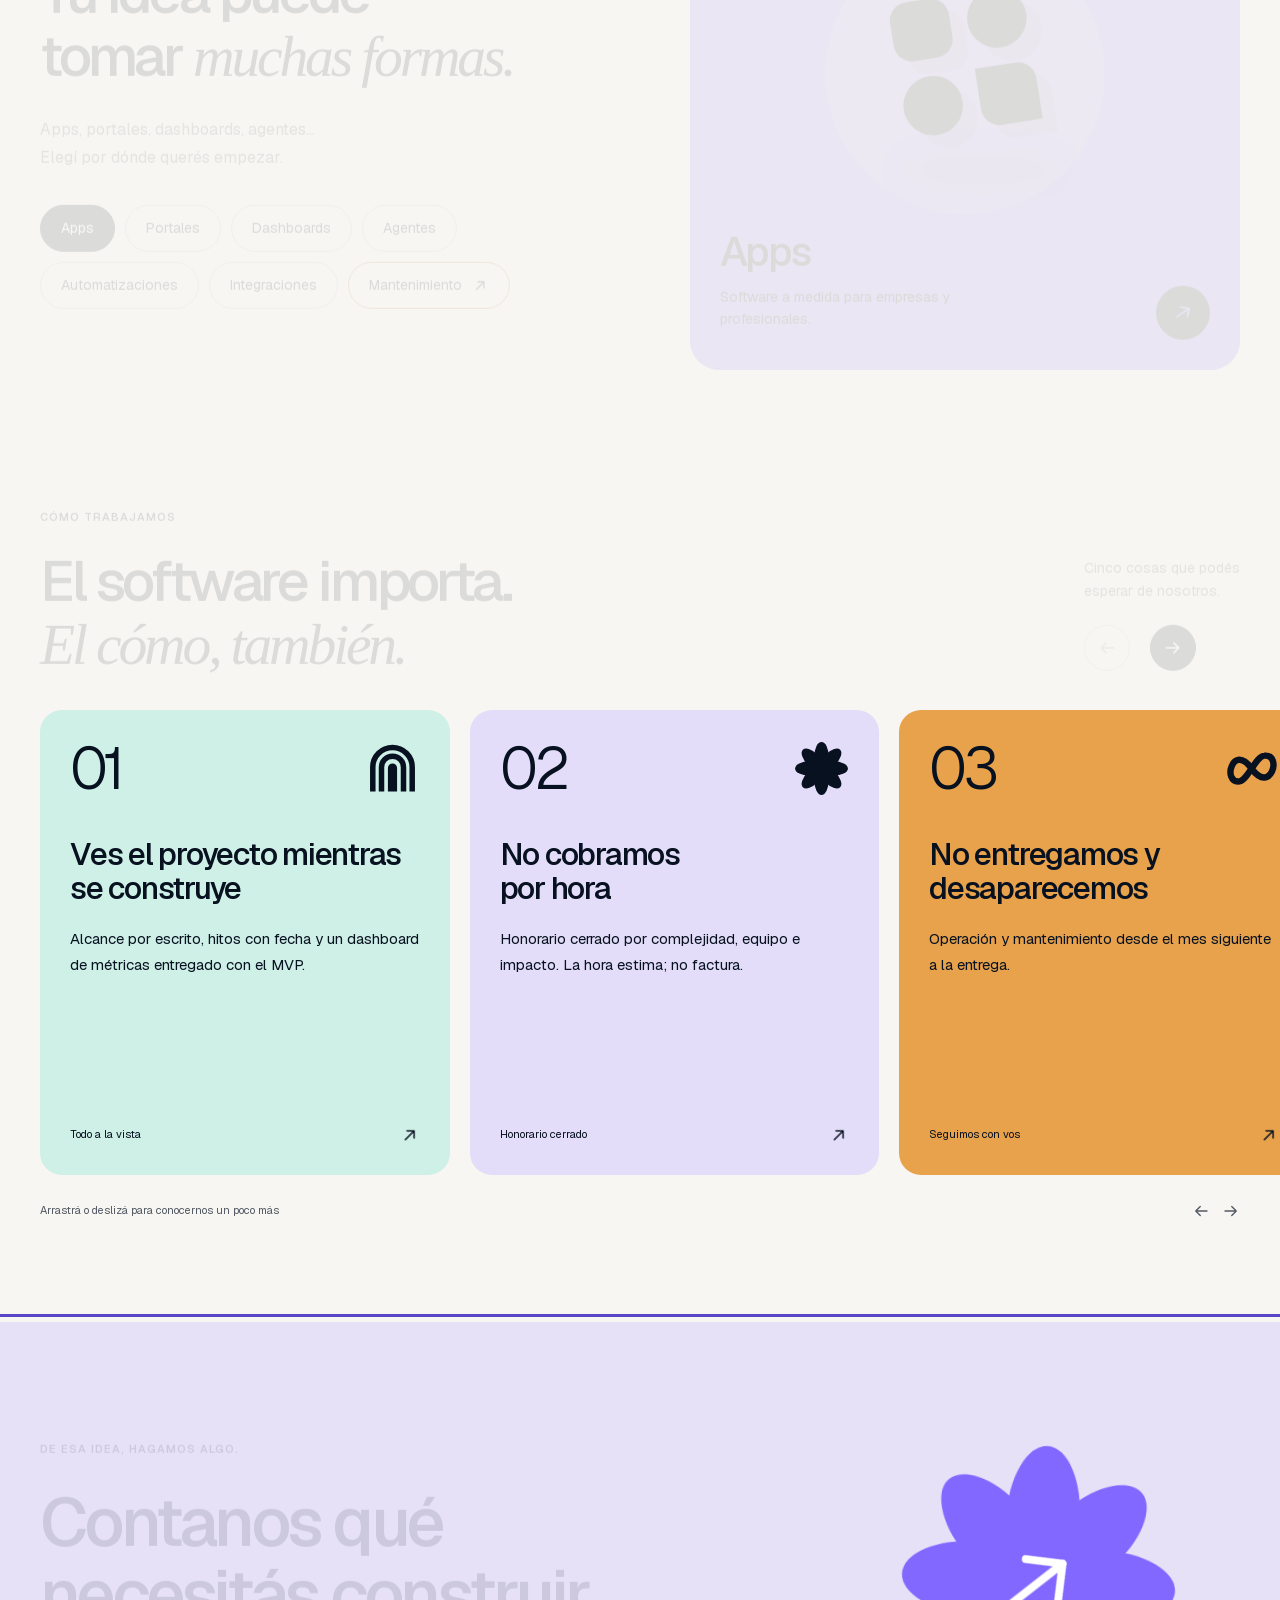
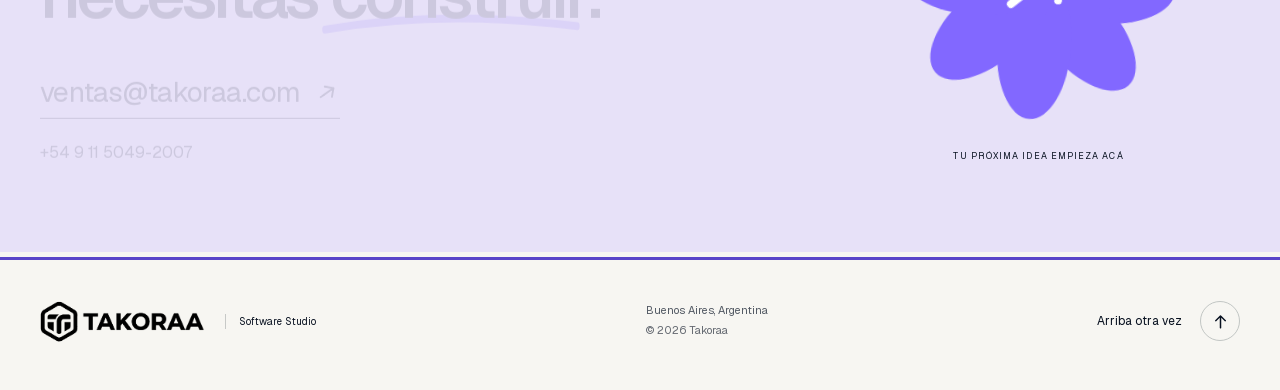
<file: contact.html>
<!doctype html>
<html lang="es-AR">
<head>
  <meta charset="utf-8">
  <meta name="viewport" content="width=device-width, initial-scale=1">
  <meta name="robots" content="noindex">
  <meta http-equiv="refresh" content="0;url=/#contacto">
  <link rel="canonical" href="https://takoraa.com/#contacto">
  <meta name="theme-color" content="#f7f6f2">
  <title>Hablemos de tu proyecto | Takoraa Software Studio</title>
  <link rel="icon" href="/assets/takoraa-isotipo-black.png" type="image/png" sizes="64x64">
  <link rel="stylesheet" href="/studio.css">
</head>
<body class="utility-page">
  <main class="utility-content">
    <p class="eyebrow">Takoraa / Software Studio</p>
    <h1>Hablemos de tu proyecto</h1>
    <p>Encontrá esta información en nuestra nueva página.</p>
    <a class="button" href="/#contacto">Ir a hablemos de tu proyecto</a>
  </main>
</body>
</html>
</file>
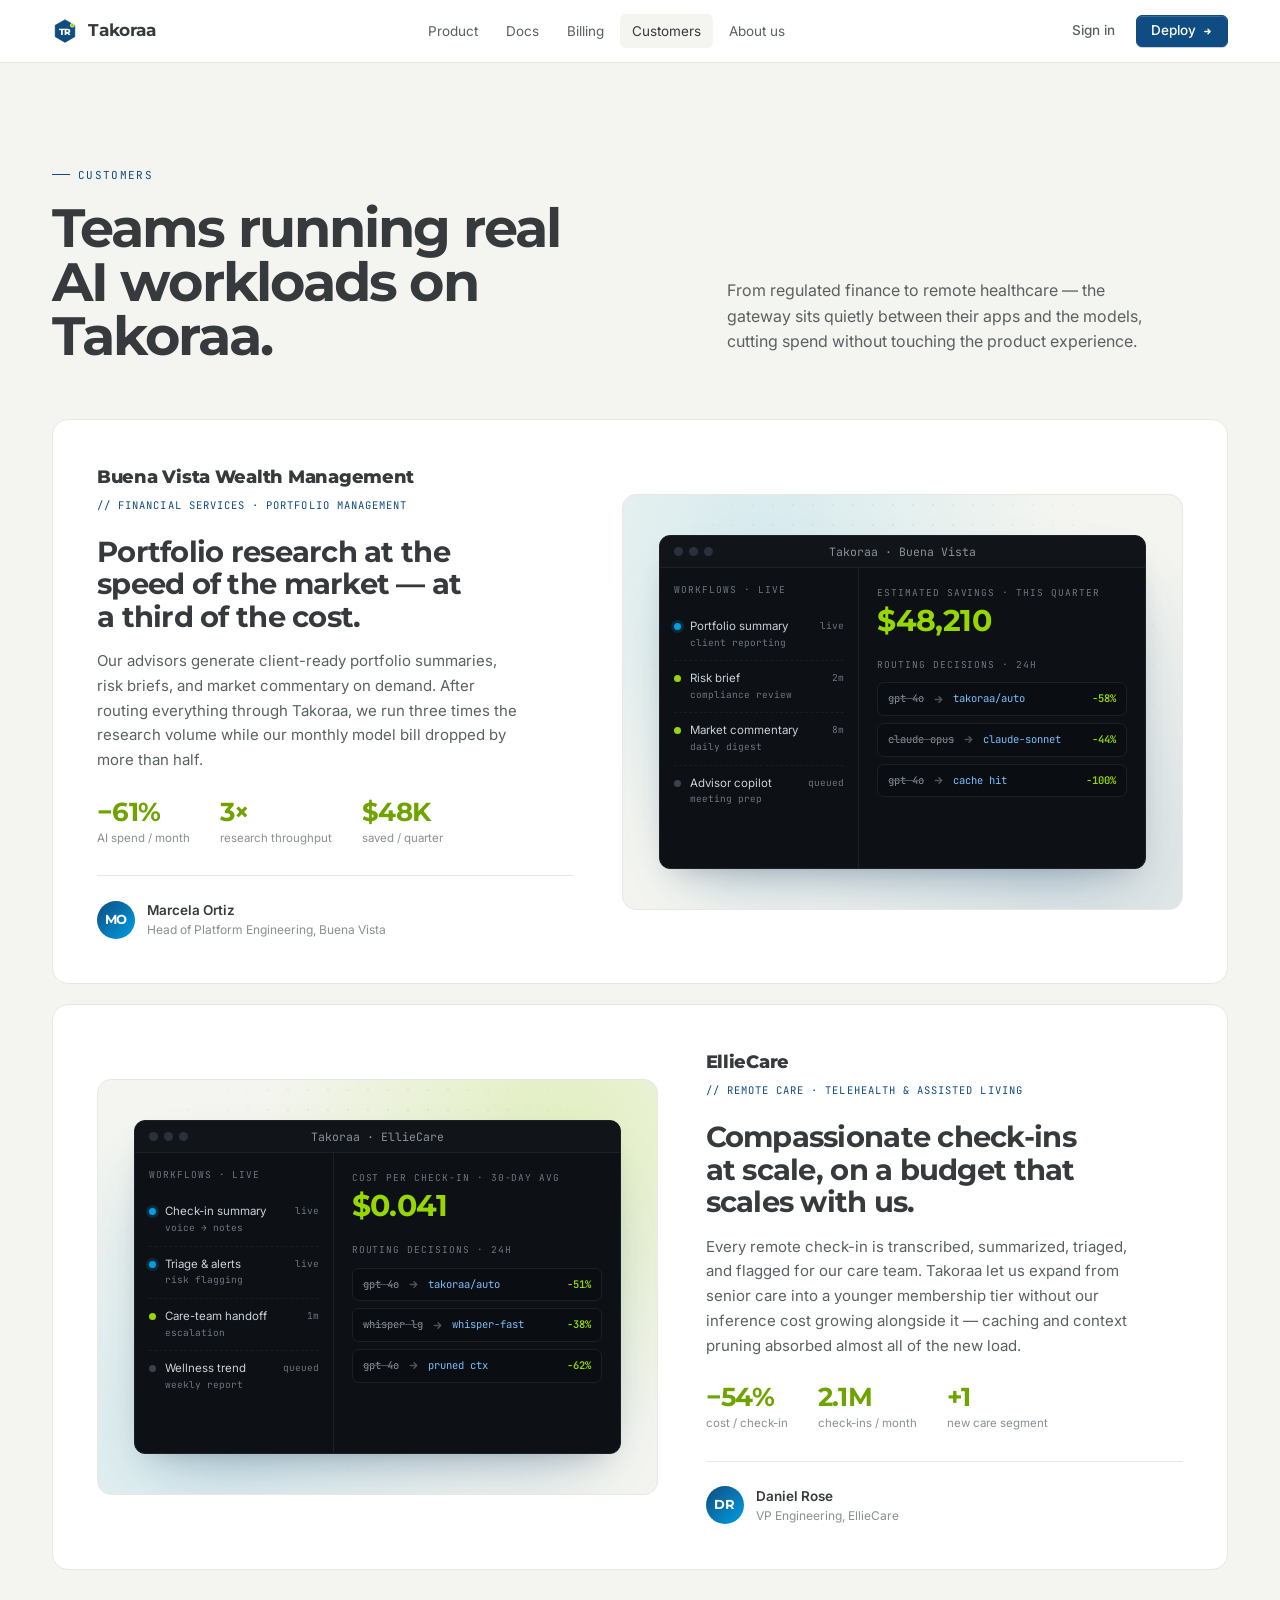
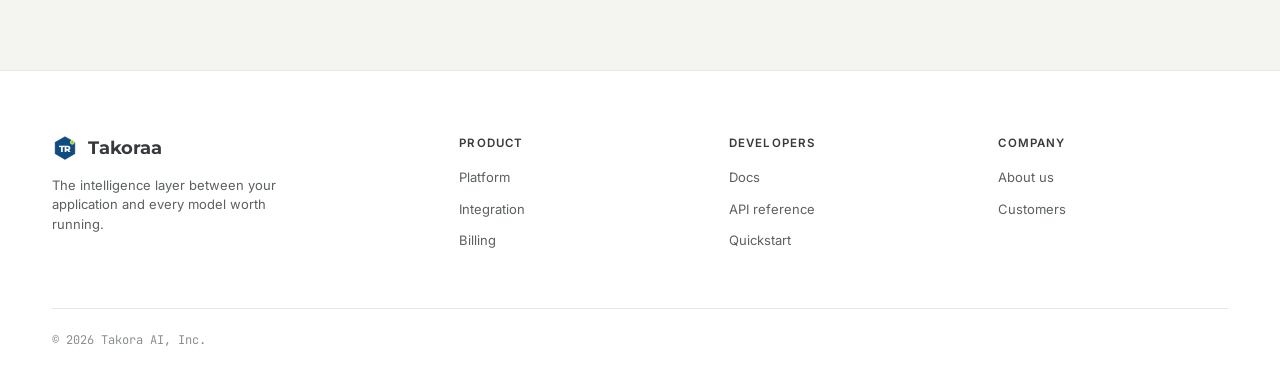
<file: customers.html>
<!doctype html>
<html lang="en">
<head>
<meta charset="utf-8" />
<meta name="viewport" content="width=device-width, initial-scale=1" />
<title>Customers — Takoraa</title>
<link rel="preconnect" href="https://fonts.googleapis.com">
<link rel="preconnect" href="https://fonts.gstatic.com" crossorigin>
<link href="https://fonts.googleapis.com/css2?family=Inter:wght@400;500;600;700&family=Montserrat:wght@500;600;700;800&family=JetBrains+Mono:wght@400;500;600&display=swap" rel="stylesheet">
<style>
  :root {
    --primary: #0f4c81;
    --primary-700: #0a3a64;
    --cyan: #009fe3;
    --green: #97d700;
    --green-deep: #6fa300;
    --off-white: #f4f5f0;
    --bg: #ffffff;
    --ink: #373a3c;
    --ink-soft: #5b6063;
    --ink-mute: #8a8f93;
    --line: #e7e8e2;
    --line-strong: #d9dad3;
  }
  * { box-sizing: border-box; }
  html, body { margin: 0; padding: 0; }
  html { scroll-behavior: smooth; }
  @media (prefers-reduced-motion: reduce) { html { scroll-behavior: auto; } }
  body {
    font-family: 'Inter', system-ui, sans-serif;
    color: var(--ink); background: var(--bg);
    -webkit-font-smoothing: antialiased; text-rendering: optimizeLegibility;
    font-size: 15px; line-height: 1.5;
  }
  .mono { font-family: 'JetBrains Mono', ui-monospace, monospace; }
  .display { font-family: 'Montserrat', sans-serif; letter-spacing: -0.025em; }

  /* Nav */
  .nav-wrap {
    position: sticky; top: 0; z-index: 50;
    background: rgba(255,255,255,0.82);
    backdrop-filter: saturate(140%) blur(10px);
    -webkit-backdrop-filter: saturate(140%) blur(10px);
    border-bottom: 1px solid var(--line);
  }
  .nav { max-width: 1240px; margin: 0 auto; display: flex; align-items: center; justify-content: space-between; padding: 14px 32px; }
  .logo { display: flex; align-items: center; gap: 10px; color: var(--ink); text-decoration: none; }
  .logo-word { font-family: 'Montserrat', sans-serif; font-weight: 700; font-size: 17px; letter-spacing: -0.01em; }
  .nav-menu { display: flex; gap: 4px; }
  .nav-menu a { color: var(--ink-soft); text-decoration: none; font-size: 13.5px; padding: 7px 12px; border-radius: 6px; transition: color .15s, background .15s; }
  .nav-menu a:hover { color: var(--ink); background: var(--off-white); }
  .nav-menu a.active { color: var(--ink); background: var(--off-white); }
  .nav-cta { display: flex; align-items: center; gap: 6px; }
  .btn {
    font-family: 'Inter', sans-serif; font-weight: 500; font-size: 13.5px;
    padding: 8px 14px; border-radius: 6px; border: 1px solid var(--line-strong);
    background: #fff; color: var(--ink); cursor: pointer; text-decoration: none;
    display: inline-flex; align-items: center; gap: 6px; transition: all .15s; line-height: 1;
  }
  .btn:hover { border-color: var(--ink); }
  .btn-ghost { border-color: transparent; background: transparent; color: var(--ink-soft); }
  .btn-ghost:hover { color: var(--ink); background: var(--off-white); border-color: transparent; }
  .btn-primary { background: var(--primary); color: #fff; border-color: var(--primary); box-shadow: inset 0 1px 0 rgba(255,255,255,0.18), 0 1px 0 rgba(15,76,129,0.25); }
  .btn-primary:hover { background: var(--primary-700); border-color: var(--primary-700); }
  .btn .arrow { transition: transform .2s; }
  .btn:hover .arrow { transform: translateX(2px); }

  /* Customers — light palette */
  .customers { background: var(--off-white); }
  .customers-head {
    max-width: 1240px; width: 100%; margin: 0 auto;
    padding: 96px 32px 12px;
    display: grid; grid-template-columns: 1.25fr 1fr; gap: 48px; align-items: end;
  }
  .customers-eyebrow {
    font-size: 11px; color: var(--primary); text-transform: uppercase; letter-spacing: 0.12em;
    margin-bottom: 18px; display: inline-flex; align-items: center; gap: 8px;
  }
  .customers-eyebrow::before { content: ""; width: 18px; height: 1px; background: var(--primary); }
  .customers-title {
    font-family: 'Montserrat', sans-serif; font-weight: 700;
    font-size: 54px; line-height: 1.0; letter-spacing: -0.035em; margin: 0; color: var(--ink); max-width: 14ch;
  }
  .customers-desc { color: var(--ink-soft); font-size: 16px; line-height: 1.6; max-width: 440px; margin: 0 0 8px; }

  .cust-list {
    max-width: 1240px; width: 100%; margin: 0 auto;
    padding: 44px 32px 100px; display: flex; flex-direction: column; gap: 20px;
  }
  .cust-panel {
    background: #fff; border: 1px solid var(--line); border-radius: 16px;
    padding: 44px; display: grid; grid-template-columns: 0.92fr 1.08fr; gap: 48px; align-items: center;
  }
  .cust-panel.reverse { grid-template-columns: 1.08fr 0.92fr; }
  .cust-panel.reverse .cust-copy { order: 2; }
  .cust-panel.reverse .cust-art { order: 1; }

  .cust-brand { font-weight: 800; font-size: 18px; color: var(--ink); letter-spacing: -0.015em; margin-bottom: 7px; }
  .cust-tag { font-size: 10.5px; text-transform: uppercase; letter-spacing: 0.1em; color: var(--primary); margin-bottom: 22px; }
  .cust-headline { font-family: 'Montserrat', sans-serif; font-weight: 700; font-size: 29px; line-height: 1.12; letter-spacing: -0.025em; color: var(--ink); margin: 0 0 16px; max-width: 19ch; }
  .cust-body { font-size: 15px; line-height: 1.65; color: var(--ink-soft); margin: 0 0 26px; max-width: 47ch; }
  .cust-stats { display: flex; gap: 30px; margin-bottom: 28px; flex-wrap: wrap; }
  .cust-stat { display: flex; flex-direction: column; gap: 5px; }
  .cs-num { font-weight: 700; font-size: 26px; letter-spacing: -0.02em; color: var(--green-deep); line-height: 1; }
  .cs-lbl { font-size: 11.5px; color: var(--ink-mute); }
  .cust-person { display: flex; align-items: center; gap: 12px; padding-top: 24px; border-top: 1px solid var(--line); }
  .cust-avatar { width: 38px; height: 38px; border-radius: 50%; flex: none; background: linear-gradient(135deg, var(--primary), var(--cyan)); color: #fff; display: flex; align-items: center; justify-content: center; font-weight: 700; font-size: 13px; }
  .cp-name { display: block; color: var(--ink); font-size: 13.5px; font-weight: 600; }
  .cp-role { display: block; color: var(--ink-mute); font-size: 12px; margin-top: 1px; }

  .cust-art { position: relative; overflow: hidden; border-radius: 14px; padding: 40px 36px; min-height: 380px; display: flex; align-items: center; justify-content: center; border: 1px solid var(--line); }
  .cust-art::before {
    content: ""; position: absolute; inset: 0;
    background-image: radial-gradient(circle, rgba(55,58,60,0.08) 1px, transparent 1px);
    background-size: 20px 20px;
    mask-image: radial-gradient(ellipse at 50% 40%, #000 30%, transparent 75%);
    -webkit-mask-image: radial-gradient(ellipse at 50% 40%, #000 30%, transparent 75%);
  }
  .cust-art--blue { background: radial-gradient(circle at 25% 12%, rgba(0,159,227,0.12), transparent 55%), radial-gradient(circle at 92% 92%, rgba(15,76,129,0.10), transparent 52%), var(--off-white); }
  .cust-art--green { background: radial-gradient(circle at 82% 15%, rgba(151,215,0,0.20), transparent 52%), radial-gradient(circle at 10% 90%, rgba(0,159,227,0.10), transparent 55%), var(--off-white); }

  .cust-window { position: relative; z-index: 2; width: 100%; max-width: 560px; background: #0d1014; border: 1px solid #1c2128; border-radius: 11px; overflow: hidden; box-shadow: 0 34px 70px -34px rgba(15,76,129,0.4), 0 12px 28px -16px rgba(0,0,0,0.25); }
  .cust-win-bar { position: relative; display: flex; align-items: center; padding: 11px 14px; background: #11151a; border-bottom: 1px solid #1c2128; }
  .cw-dots { display: flex; gap: 6px; }
  .cw-dots i { width: 9px; height: 9px; border-radius: 50%; background: #2b313a; display: block; }
  .cw-title { position: absolute; left: 50%; transform: translateX(-50%); font-size: 11.5px; color: #8a929b; white-space: nowrap; }

  .cust-win-body { display: grid; grid-template-columns: 0.82fr 1.18fr; min-height: 300px; }
  .cw-rail { border-right: 1px solid #1c2128; padding: 15px 14px; }
  .cw-rail-label, .cw-metric-label, .cw-routes-label { font-family: 'JetBrains Mono', monospace; font-size: 9.5px; text-transform: uppercase; letter-spacing: 0.1em; color: #6e7681; }
  .cw-rail-label { margin-bottom: 12px; }
  .cw-task { display: flex; gap: 9px; padding: 10px 0; border-bottom: 1px dashed rgba(255,255,255,0.05); align-items: flex-start; }
  .cw-task:last-child { border-bottom: none; }
  .cw-task-dot { width: 7px; height: 7px; border-radius: 50%; margin-top: 4px; flex: none; }
  .cw-task-dot.run { background: var(--cyan); box-shadow: 0 0 0 3px rgba(0,159,227,0.18); }
  .cw-task-dot.ok { background: var(--green); }
  .cw-task-dot.queue { background: #3b424b; }
  .cw-task-main { display: flex; flex-direction: column; gap: 2px; min-width: 0; flex: 1; }
  .cw-task-name { font-size: 11.5px; color: #c9d1d9; line-height: 1.3; }
  .cw-task-sub { font-size: 9.5px; color: #6e7681; }
  .cw-task-meta { font-size: 9.5px; color: #6e7681; flex: none; }

  .cw-main { padding: 18px 18px 20px; }
  .cw-metric-label { margin-bottom: 6px; }
  .cw-metric { font-family: 'Montserrat', sans-serif; font-weight: 700; font-size: 30px; color: var(--green); letter-spacing: -0.02em; line-height: 1; margin-bottom: 22px; }
  .cw-routes-label { margin-bottom: 10px; }
  .cw-route { display: flex; align-items: center; gap: 8px; padding: 8px 10px; border: 1px solid #1c2128; border-radius: 7px; margin-bottom: 7px; background: #0a0d11; }
  .cw-route:last-child { margin-bottom: 0; }
  .cw-route svg { color: #4a525b; flex: none; }
  .cw-route-from { font-size: 10.5px; color: #8a929b; text-decoration: line-through; text-decoration-color: #4a525b; }
  .cw-route-to { font-size: 10.5px; color: #79c0ff; }
  .cw-route-save { font-size: 10.5px; color: var(--green); margin-left: auto; font-weight: 600; }

  /* Footer */
  footer.foot { padding: 64px 0 28px; background: #fff; border-top: 1px solid var(--line); }
  .foot-inner { max-width: 1240px; width: 100%; margin: 0 auto; padding: 0 32px; }
  .foot-grid { display: grid; grid-template-columns: 1.6fr repeat(3, 1fr); gap: 40px; padding-bottom: 56px; border-bottom: 1px solid var(--line); }
  .foot-brand .logo-word { font-size: 18px; }
  .foot-tag { color: var(--ink-soft); font-size: 13px; margin: 14px 0 18px; max-width: 260px; line-height: 1.5; }
  .foot-col h5 { font-family: 'Inter', sans-serif; font-size: 11.5px; font-weight: 600; color: var(--ink); text-transform: uppercase; letter-spacing: 0.1em; margin: 0 0 14px; }
  .foot-col ul { list-style: none; padding: 0; margin: 0; display: flex; flex-direction: column; gap: 9px; }
  .foot-col a { color: var(--ink-soft); text-decoration: none; font-size: 13px; transition: color .15s; }
  .foot-col a:hover { color: var(--ink); }
  .foot-bottom { padding-top: 22px; display: flex; justify-content: space-between; align-items: center; font-size: 12px; color: var(--ink-mute); font-family: 'JetBrains Mono', monospace; }
  .foot-bottom .legal { display: flex; gap: 16px; }
  .foot-bottom a { color: var(--ink-mute); text-decoration: none; }
  .foot-bottom a:hover { color: var(--ink); }

  @media (max-width: 860px) {
    .nav-menu { display: none; }
    .customers-head { grid-template-columns: 1fr; padding: 64px 20px 12px; gap: 20px; }
    .customers-title { font-size: 38px; }
    .cust-list { padding: 28px 20px 64px; }
    .cust-panel, .cust-panel.reverse { grid-template-columns: 1fr; padding: 24px; gap: 30px; }
    .cust-panel.reverse .cust-copy { order: 1; }
    .cust-panel.reverse .cust-art { order: 2; }
    .cust-headline { font-size: 24px; }
    .cust-art { min-height: 0; padding: 28px 22px; }
    .cust-win-body { grid-template-columns: 1fr; }
    .cw-rail { border-right: none; border-bottom: 1px solid #1c2128; }
    .foot-inner { padding: 0 20px; }
    .foot-grid { grid-template-columns: 1fr 1fr; }
  }
</style>
</head>
<body>

  <!-- NAV -->
  <div class="nav-wrap">
    <nav class="nav">
      <a class="logo" href="index.html">
        <svg width="26" height="26" viewBox="0 0 32 32" fill="none">
          <path d="M16 2 L28.124 9 L28.124 23 L16 30 L3.876 23 L3.876 9 Z" fill="#0f4c81"/>
          <path d="M16 2 L28.124 9 L28.124 23 L16 30 L3.876 23 L3.876 9 Z" fill="none" stroke="#0a3a64" stroke-width="0.6"/>
          <text x="16" y="20.5" text-anchor="middle" font-family="Montserrat, sans-serif" font-weight="800" font-size="11" fill="#ffffff" letter-spacing="-0.04em">TR</text>
          <circle cx="25" cy="9" r="2.4" fill="#97d700" stroke="#ffffff" stroke-width="0.8"/>
        </svg>
        <span class="logo-word">Takoraa</span>
      </a>
      <div class="nav-menu">
        <a href="index.html#product">Product</a>
        <a href="docs.html">Docs</a>
        <a href="index.html#billing">Billing</a>
        <a href="customers.html" class="active">Customers</a>
        <a href="about.html">About us</a>
      </div>
      <div class="nav-cta">
        <a class="btn btn-ghost" href="index.html">Sign in</a>
        <a class="btn btn-primary" href="index.html">
          Deploy
          <svg class="arrow" width="11" height="11" viewBox="0 0 12 12" fill="none">
            <path d="M3 6 H9 M6.5 3.5 L9 6 L6.5 8.5" stroke="currentColor" stroke-width="1.4" stroke-linecap="round" stroke-linejoin="round"/>
          </svg>
        </a>
      </div>
    </nav>
  </div>

  <!-- CUSTOMERS -->
  <section class="customers" data-screen-label="Customers">
    <div class="customers-head">
      <div>
        <div class="customers-eyebrow mono">Customers</div>
        <h1 class="customers-title">Teams running real AI workloads on Takoraa.</h1>
      </div>
      <p class="customers-desc">
        From regulated finance to remote healthcare — the gateway sits quietly between their
        apps and the models, cutting spend without touching the product experience.
      </p>
    </div>

    <div class="cust-list">

      <!-- Buena Vista -->
      <div class="cust-panel">
        <div class="cust-copy">
          <div class="cust-brand display">Buena Vista Wealth Management</div>
          <div class="cust-tag mono">// Financial services · portfolio management</div>
          <h2 class="cust-headline">Portfolio research at the speed of the market — at a third of the cost.</h2>
          <p class="cust-body">
            Our advisors generate client-ready portfolio summaries, risk briefs, and market
            commentary on demand. After routing everything through Takoraa, we run three times the
            research volume while our monthly model bill dropped by more than half.
          </p>
          <div class="cust-stats">
            <div class="cust-stat"><span class="cs-num display">−61%</span><span class="cs-lbl">AI spend / month</span></div>
            <div class="cust-stat"><span class="cs-num display">3×</span><span class="cs-lbl">research throughput</span></div>
            <div class="cust-stat"><span class="cs-num display">$48K</span><span class="cs-lbl">saved / quarter</span></div>
          </div>
          <div class="cust-person">
            <span class="cust-avatar display">MO</span>
            <span class="cust-person-info">
              <span class="cp-name">Marcela Ortiz</span>
              <span class="cp-role">Head of Platform Engineering, Buena Vista</span>
            </span>
          </div>
        </div>
        <div class="cust-art cust-art--blue">
          <div class="cust-window">
            <div class="cust-win-bar">
              <span class="cw-dots"><i></i><i></i><i></i></span>
              <span class="cw-title mono">Takoraa · Buena Vista</span>
            </div>
            <div class="cust-win-body">
              <div class="cw-rail">
                <div class="cw-rail-label">Workflows · live</div>
                <div class="cw-task"><span class="cw-task-dot run"></span><span class="cw-task-main"><span class="cw-task-name">Portfolio summary</span><span class="cw-task-sub mono">client reporting</span></span><span class="cw-task-meta mono">live</span></div>
                <div class="cw-task"><span class="cw-task-dot ok"></span><span class="cw-task-main"><span class="cw-task-name">Risk brief</span><span class="cw-task-sub mono">compliance review</span></span><span class="cw-task-meta mono">2m</span></div>
                <div class="cw-task"><span class="cw-task-dot ok"></span><span class="cw-task-main"><span class="cw-task-name">Market commentary</span><span class="cw-task-sub mono">daily digest</span></span><span class="cw-task-meta mono">8m</span></div>
                <div class="cw-task"><span class="cw-task-dot queue"></span><span class="cw-task-main"><span class="cw-task-name">Advisor copilot</span><span class="cw-task-sub mono">meeting prep</span></span><span class="cw-task-meta mono">queued</span></div>
              </div>
              <div class="cw-main">
                <div class="cw-metric-label">Estimated savings · this quarter</div>
                <div class="cw-metric">$48,210</div>
                <div class="cw-routes-label">Routing decisions · 24h</div>
                <div class="cw-route"><span class="cw-route-from mono">gpt-4o</span><svg width="13" height="13" viewBox="0 0 12 12" fill="none"><path d="M3 6h6M6.5 3.5 9 6 6.5 8.5" stroke="currentColor" stroke-width="1.4" stroke-linecap="round" stroke-linejoin="round"/></svg><span class="cw-route-to mono">takoraa/auto</span><span class="cw-route-save mono">−58%</span></div>
                <div class="cw-route"><span class="cw-route-from mono">claude-opus</span><svg width="13" height="13" viewBox="0 0 12 12" fill="none"><path d="M3 6h6M6.5 3.5 9 6 6.5 8.5" stroke="currentColor" stroke-width="1.4" stroke-linecap="round" stroke-linejoin="round"/></svg><span class="cw-route-to mono">claude-sonnet</span><span class="cw-route-save mono">−44%</span></div>
                <div class="cw-route"><span class="cw-route-from mono">gpt-4o</span><svg width="13" height="13" viewBox="0 0 12 12" fill="none"><path d="M3 6h6M6.5 3.5 9 6 6.5 8.5" stroke="currentColor" stroke-width="1.4" stroke-linecap="round" stroke-linejoin="round"/></svg><span class="cw-route-to mono">cache hit</span><span class="cw-route-save mono">−100%</span></div>
              </div>
            </div>
          </div>
        </div>
      </div>

      <!-- EllieCare -->
      <div class="cust-panel reverse">
        <div class="cust-copy">
          <div class="cust-brand display">EllieCare</div>
          <div class="cust-tag mono">// Remote care · telehealth &amp; assisted living</div>
          <h2 class="cust-headline">Compassionate check-ins at scale, on a budget that scales with us.</h2>
          <p class="cust-body">
            Every remote check-in is transcribed, summarized, triaged, and flagged for our care
            team. Takoraa let us expand from senior care into a younger membership tier without our
            inference cost growing alongside it — caching and context pruning absorbed almost all of
            the new load.
          </p>
          <div class="cust-stats">
            <div class="cust-stat"><span class="cs-num display">−54%</span><span class="cs-lbl">cost / check-in</span></div>
            <div class="cust-stat"><span class="cs-num display">2.1M</span><span class="cs-lbl">check-ins / month</span></div>
            <div class="cust-stat"><span class="cs-num display">+1</span><span class="cs-lbl">new care segment</span></div>
          </div>
          <div class="cust-person">
            <span class="cust-avatar display">DR</span>
            <span class="cust-person-info">
              <span class="cp-name">Daniel Rose</span>
              <span class="cp-role">VP Engineering, EllieCare</span>
            </span>
          </div>
        </div>
        <div class="cust-art cust-art--green">
          <div class="cust-window">
            <div class="cust-win-bar">
              <span class="cw-dots"><i></i><i></i><i></i></span>
              <span class="cw-title mono">Takoraa · EllieCare</span>
            </div>
            <div class="cust-win-body">
              <div class="cw-rail">
                <div class="cw-rail-label">Workflows · live</div>
                <div class="cw-task"><span class="cw-task-dot run"></span><span class="cw-task-main"><span class="cw-task-name">Check-in summary</span><span class="cw-task-sub mono">voice → notes</span></span><span class="cw-task-meta mono">live</span></div>
                <div class="cw-task"><span class="cw-task-dot run"></span><span class="cw-task-main"><span class="cw-task-name">Triage &amp; alerts</span><span class="cw-task-sub mono">risk flagging</span></span><span class="cw-task-meta mono">live</span></div>
                <div class="cw-task"><span class="cw-task-dot ok"></span><span class="cw-task-main"><span class="cw-task-name">Care-team handoff</span><span class="cw-task-sub mono">escalation</span></span><span class="cw-task-meta mono">1m</span></div>
                <div class="cw-task"><span class="cw-task-dot queue"></span><span class="cw-task-main"><span class="cw-task-name">Wellness trend</span><span class="cw-task-sub mono">weekly report</span></span><span class="cw-task-meta mono">queued</span></div>
              </div>
              <div class="cw-main">
                <div class="cw-metric-label">Cost per check-in · 30-day avg</div>
                <div class="cw-metric">$0.041</div>
                <div class="cw-routes-label">Routing decisions · 24h</div>
                <div class="cw-route"><span class="cw-route-from mono">gpt-4o</span><svg width="13" height="13" viewBox="0 0 12 12" fill="none"><path d="M3 6h6M6.5 3.5 9 6 6.5 8.5" stroke="currentColor" stroke-width="1.4" stroke-linecap="round" stroke-linejoin="round"/></svg><span class="cw-route-to mono">takoraa/auto</span><span class="cw-route-save mono">−51%</span></div>
                <div class="cw-route"><span class="cw-route-from mono">whisper-lg</span><svg width="13" height="13" viewBox="0 0 12 12" fill="none"><path d="M3 6h6M6.5 3.5 9 6 6.5 8.5" stroke="currentColor" stroke-width="1.4" stroke-linecap="round" stroke-linejoin="round"/></svg><span class="cw-route-to mono">whisper-fast</span><span class="cw-route-save mono">−38%</span></div>
                <div class="cw-route"><span class="cw-route-from mono">gpt-4o</span><svg width="13" height="13" viewBox="0 0 12 12" fill="none"><path d="M3 6h6M6.5 3.5 9 6 6.5 8.5" stroke="currentColor" stroke-width="1.4" stroke-linecap="round" stroke-linejoin="round"/></svg><span class="cw-route-to mono">pruned ctx</span><span class="cw-route-save mono">−62%</span></div>
              </div>
            </div>
          </div>
        </div>
      </div>

    </div>
  </section>

  <!-- FOOTER -->
  <footer class="foot">
    <div class="foot-inner">
      <div class="foot-grid">
        <div class="foot-brand">
          <a class="logo" href="index.html">
            <svg width="26" height="26" viewBox="0 0 32 32" fill="none">
              <path d="M16 2 L28.124 9 L28.124 23 L16 30 L3.876 23 L3.876 9 Z" fill="#0f4c81"/>
              <path d="M16 2 L28.124 9 L28.124 23 L16 30 L3.876 23 L3.876 9 Z" fill="none" stroke="#0a3a64" stroke-width="0.6"/>
              <text x="16" y="20.5" text-anchor="middle" font-family="Montserrat, sans-serif" font-weight="800" font-size="11" fill="#ffffff" letter-spacing="-0.04em">TR</text>
              <circle cx="25" cy="9" r="2.4" fill="#97d700" stroke="#ffffff" stroke-width="0.8"/>
            </svg>
            <span class="logo-word">Takoraa</span>
          </a>
          <p class="foot-tag">The intelligence layer between your application and every model worth running.</p>
        </div>
        <div class="foot-col">
          <h5>Product</h5>
          <ul>
            <li><a href="index.html#product">Platform</a></li>
            <li><a href="index.html#integration">Integration</a></li>
            <li><a href="index.html#billing">Billing</a></li>
          </ul>
        </div>
        <div class="foot-col">
          <h5>Developers</h5>
          <ul>
            <li><a href="docs.html">Docs</a></li>
            <li><a href="docs.html#api">API reference</a></li>
            <li><a href="docs.html#quickstart">Quickstart</a></li>
          </ul>
        </div>
        <div class="foot-col">
          <h5>Company</h5>
          <ul>
            <li><a href="about.html">About us</a></li>
            <li><a href="customers.html">Customers</a></li>
          </ul>
        </div>
      </div>
      <div class="foot-bottom">
        <span>© 2026 Takora AI, Inc.</span>
      </div>
    </div>
  </footer>

</body>
</html>
</file>
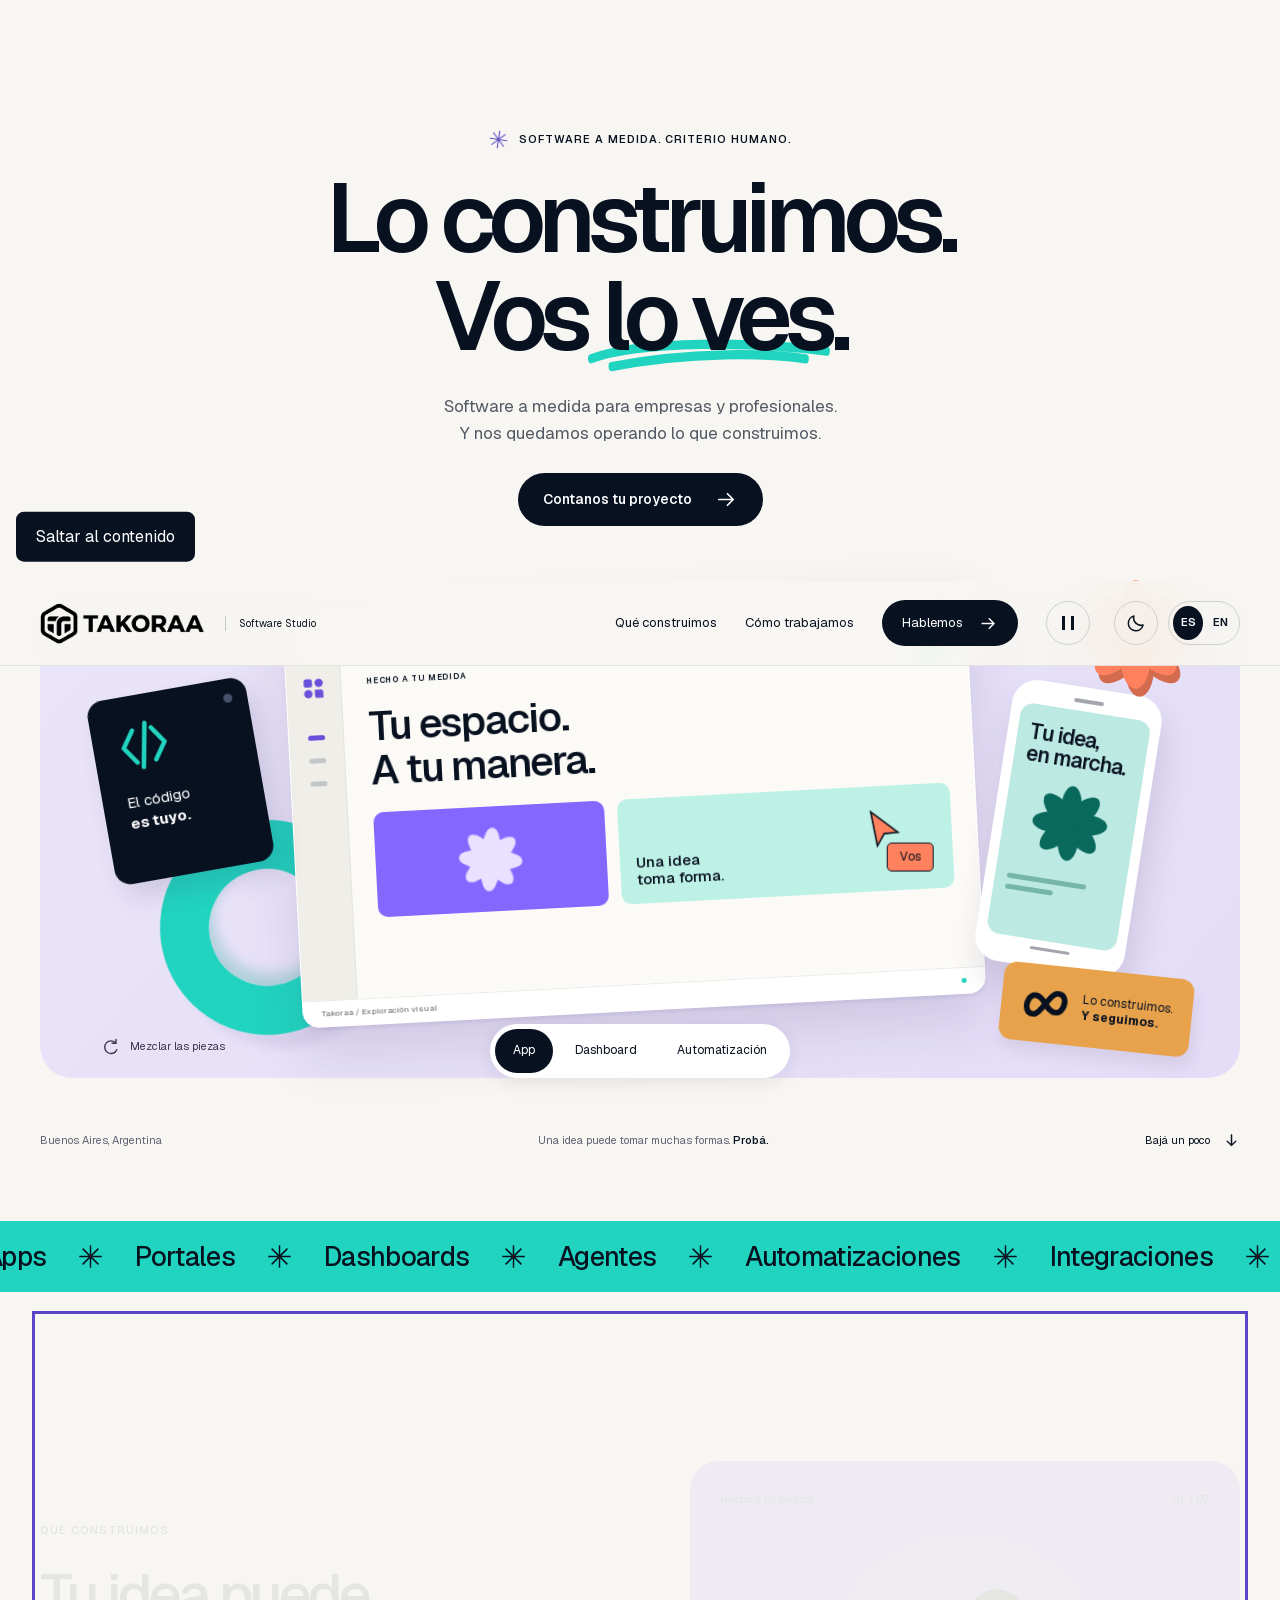
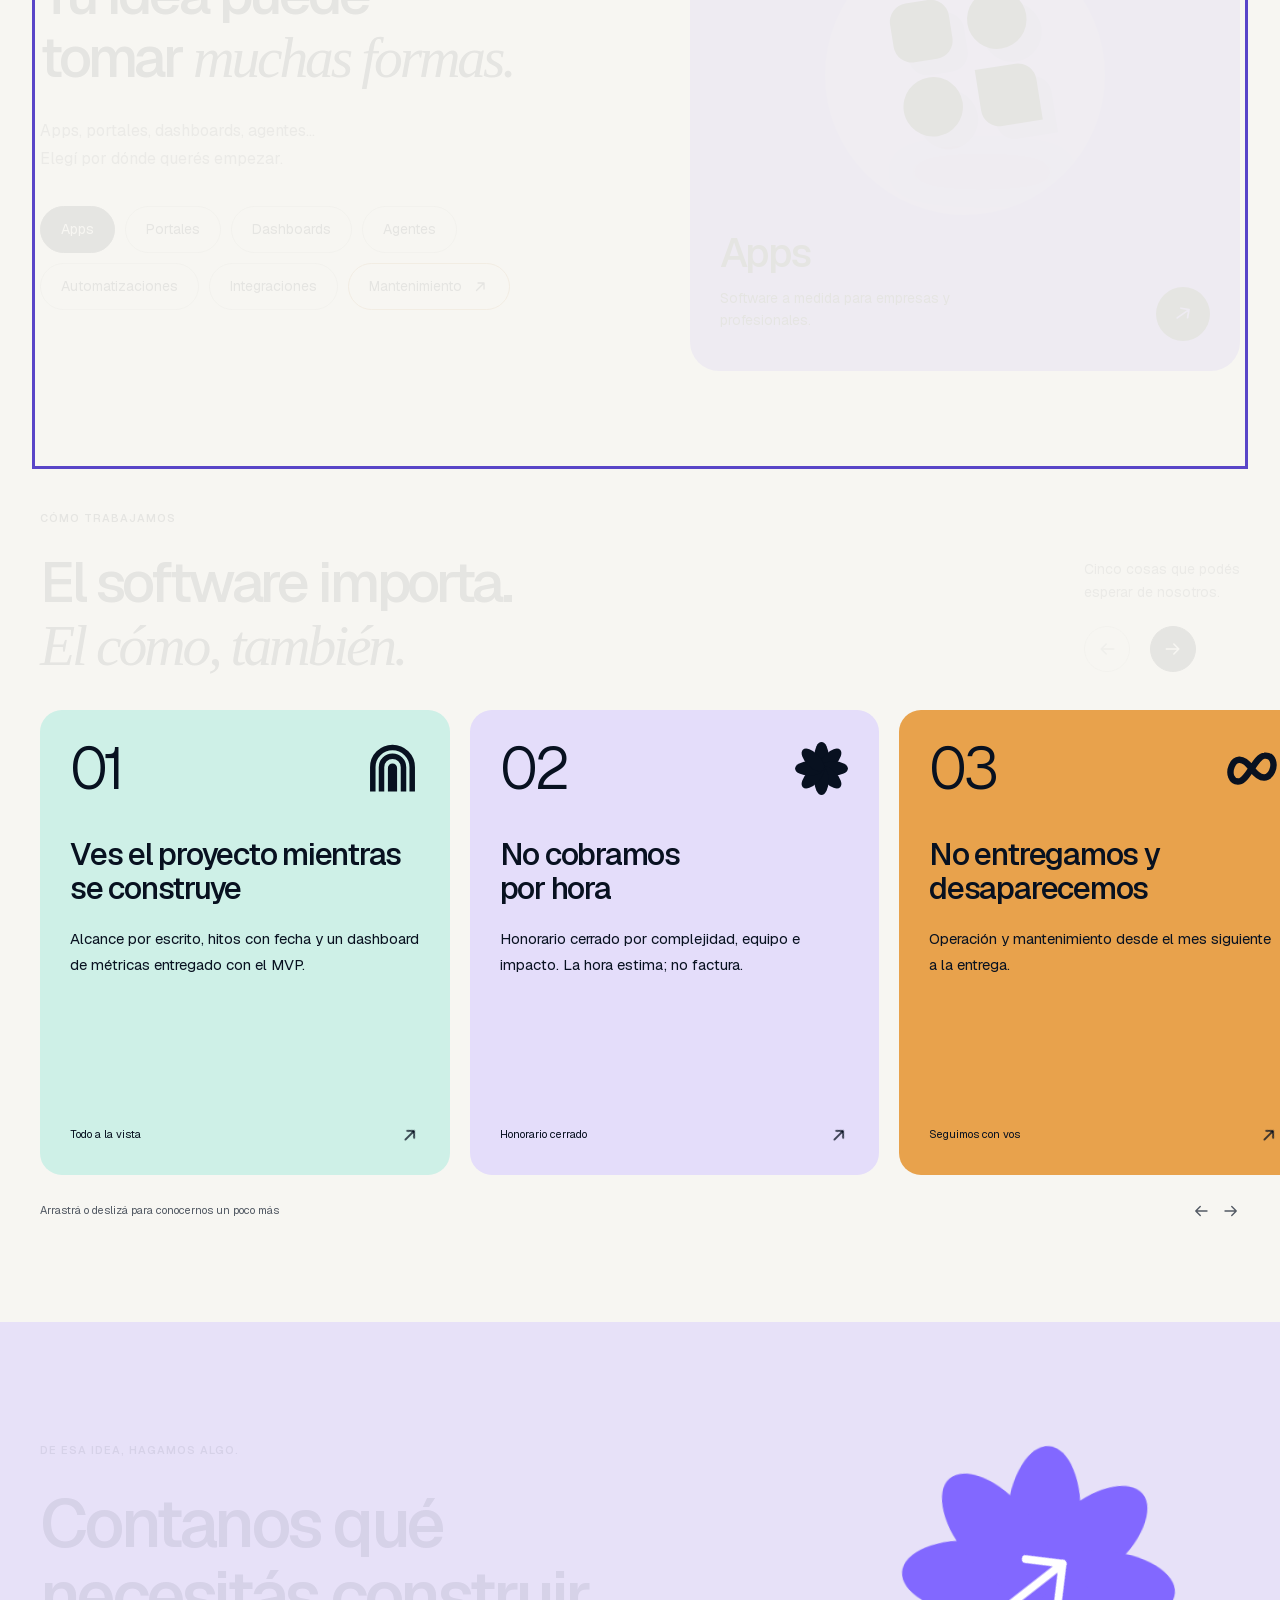
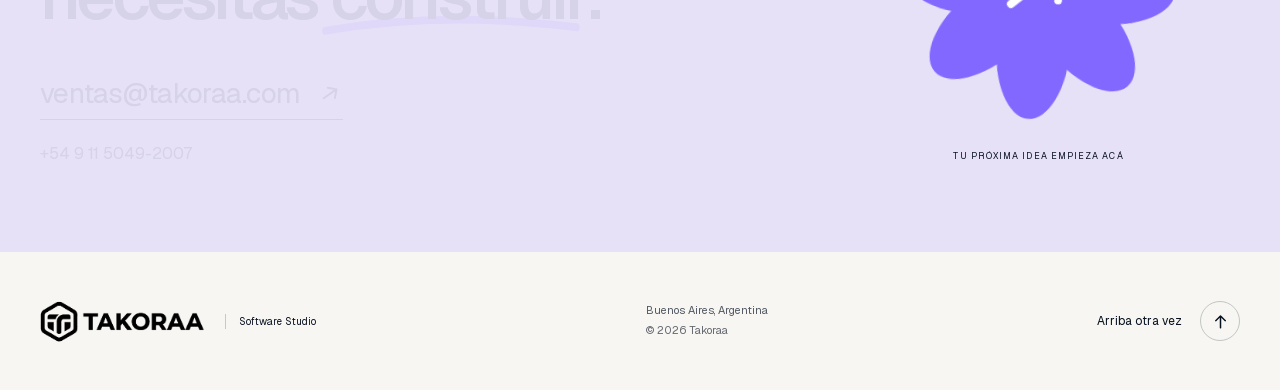
<file: docs.html>
<!doctype html>
<html lang="es-AR">
<head>
  <meta charset="utf-8">
  <meta name="viewport" content="width=device-width, initial-scale=1">
  <meta name="robots" content="noindex">
  <meta http-equiv="refresh" content="0;url=/#servicios">
  <link rel="canonical" href="https://takoraa.com/#servicios">
  <meta name="theme-color" content="#f7f6f2">
  <title>Qué construimos | Takoraa Software Studio</title>
  <link rel="icon" href="/assets/takoraa-isotipo-black.png" type="image/png" sizes="64x64">
  <link rel="stylesheet" href="/studio.css">
</head>
<body class="utility-page">
  <main class="utility-content">
    <p class="eyebrow">Takoraa / Software Studio</p>
    <h1>Qué construimos</h1>
    <p>Encontrá esta información en nuestra nueva página.</p>
    <a class="button" href="/#servicios">Ir a qué construimos</a>
  </main>
</body>
</html>
</file>
<file: studio.css>
@font-face {
  font-family: "Geist";
  font-style: normal;
  font-weight: 100 900;
  font-display: swap;
  src: url("/_next/static/media/caa3a2e1cccd8315-s.p.09~u27dqhyhd6.woff2") format("woff2");
}

:root {
  color-scheme: light;
  --paper: #f7f6f2;
  --ink: #081120;
  --text: #535a64;
  --line: #ddded9;
  --cyan: #20d4bf;
  --violet: #8268ff;
  --coral: #ff815e;
  --rose: #d96491;
  --amber: #e8a24c;
  --ease: cubic-bezier(.22, 1, .36, 1);
}
* { box-sizing: border-box; }
html { scroll-behavior: smooth; scroll-padding-top: 105px; }
body { margin: 0; background: var(--paper); color: var(--foreground, var(--ink)); font: 16px/1.6 "Geist", Arial, sans-serif; -webkit-font-smoothing: antialiased; }
a { color: inherit; text-decoration: none; }
button { font: inherit; color: inherit; cursor: pointer; }
button, a { -webkit-tap-highlight-color: transparent; }
button { appearance: none; }
img, svg { display: block; max-width: 100%; }
svg { width: 24px; height: 24px; }
h1, h2, h3, p { margin: 0; }
ol, ul { list-style: none; margin: 0; padding: 0; }
[hidden] { display: none !important; }
::selection { color: var(--ink); background: var(--cyan); }
:focus-visible { outline: 3px solid #5945c8; outline-offset: 5px; }
.svg-library { position: absolute; width: 0; height: 0; overflow: hidden; }
.shell { width: min(1280px, calc(100% - 80px)); margin-inline: auto; }
.skip-link { position: fixed; top: 10px; left: 16px; z-index: 100; padding: 12px 20px; background: var(--ink); color: white; border-radius: 8px; transform: translateY(-160%); }
.skip-link:focus { transform: none; }

.site-header { position: sticky; top: 0; z-index: 30; background: rgb(247 246 242 / 94%); border-bottom: 1px solid rgb(8 17 32 / 8%); backdrop-filter: blur(16px); }
.header-inner { display: flex; align-items: center; gap: 24px; min-height: 84px; }
.brand { display: inline-flex; align-items: center; flex-shrink: 0; gap: 10px; min-height: 48px; margin-left: -13px; }
.brand img { width: 188px; height: 64px; object-fit: cover; filter: brightness(0); }
.brand > span { padding-left: 13px; border-left: 1px solid #c7c9c7; max-width: 95px; font-size: 10px; line-height: 1.5; }
.site-nav { order: 1; display: flex; align-items: center; gap: 28px; margin-left: auto; }
.site-nav a { display: inline-flex; align-items: center; gap: 16px; min-height: 46px; font-size: 13px; transition: color 180ms; }
.site-nav > a:not(.nav-contact):hover { color: #5840bd; }
.site-nav .nav-contact { padding: 0 20px; background: var(--ink); border-radius: 50px; color: white; }
.site-nav .nav-contact:hover { background: #303e51; }
.site-nav svg { width: 19px; height: 19px; transition: transform 240ms var(--ease); }
.site-nav .nav-contact:hover svg { transform: translateX(4px); }
.header-controls { order: 2; display: flex; align-items: center; gap: 10px; }
.theme-toggle, .language-toggle { position: relative; display: flex; align-items: center; justify-content: center; flex-shrink: 0; height: 44px; padding: 0; background: transparent; border: 1px solid #cdd0cf; border-radius: 30px; }
.theme-toggle { width: 44px; }
.theme-toggle svg { width: 20px; height: 20px; }
.theme-toggle:hover, .language-toggle:hover { background: #ece9df; }
.theme-sun, [data-theme="dark"] .theme-moon { display: none; }
[data-theme="dark"] .theme-sun { display: block; }
.language-toggle { width: 72px; padding: 4px; gap: 2px; font-size: 11px; font-weight: 600; isolation: isolate; }
.language-toggle::before { content: ""; position: absolute; z-index: -1; top: 4px; bottom: 4px; left: 4px; width: calc((100% - 10px) / 2); border-radius: 50%; background: var(--ink); transition: transform 180ms var(--ease); }
.language-toggle span { display: grid; place-items: center; width: 50%; height: 100%; }
[data-language="es"] .language-toggle span:first-child, [data-language="en"] .language-toggle span:last-child { color: white; }
[data-language="en"] .language-toggle::before { transform: translateX(calc(100% + 2px)); }
.motion-toggle { width: 44px; height: 44px; display: grid; place-items: center; padding: 0; background: transparent; border: 1px solid #cdd0cf; border-radius: 50%; }
.motion-label { display: none; }
.motion-toggle:hover { background: #ece9df; }
.pause-icon { width: 12px; height: 14px; border-left: 3px solid; border-right: 3px solid; }
[data-motion="off"] .pause-icon { width: 0; height: 0; margin-left: 3px; border-left: 11px solid; border-top: 7px solid transparent; border-bottom: 7px solid transparent; border-right: 0; }
.menu-toggle { display: flex; align-items: center; gap: 10px; min-height: 44px; padding: 0 13px; border: 1px solid #cdd0cf; background: transparent; border-radius: 30px; font-size: 13px; }
.menu-icon { position: relative; width: 15px; height: 12px; }
.menu-icon::before, .menu-icon::after { content: ""; position: absolute; left: 0; top: 3px; width: 15px; height: 1px; background: currentColor; transition: transform 220ms; }
.menu-icon::after { top: 9px; }
.menu-toggle[aria-expanded="true"] .menu-icon::before { transform: translateY(3px) rotate(45deg); }
.menu-toggle[aria-expanded="true"] .menu-icon::after { transform: translateY(-3px) rotate(-45deg); }
.arrow-diagonal { rotate: -45deg; }
.arrow-down { rotate: 90deg; }
.arrow-up { rotate: -90deg; }
.arrow-left { rotate: 180deg; }

.hero { padding-top: 44px; }
.hero-copy { text-align: center; }
.eyebrow { font-size: 11px; font-weight: 550; letter-spacing: .09em; }
.hero .eyebrow { display: flex; align-items: center; justify-content: center; gap: 10px; margin-bottom: 19px; }
.small-flower { width: 21px; height: 21px; flex-shrink: 0; color: #6550c8; animation: revolve 18s linear infinite; }
.hero h1 { font-size: clamp(70px, 7.55vw, 112px); line-height: 1.015; letter-spacing: -.072em; font-weight: 590; }
.hero h1 > span { display: block; }
.title-highlight { position: relative; display: inline-block; z-index: 1; }
.title-highlight svg { position: absolute; bottom: -7px; left: -6%; width: 114%; height: 35px; z-index: -1; overflow: visible; }
.title-highlight path { fill: none; stroke: var(--cyan); stroke-width: 12; stroke-linecap: round; stroke-dasharray: 1100; animation: draw-stroke 1.6s var(--ease) both; }
.hero-lede { color: var(--text); font-size: 17px; line-height: 1.6; margin-top: 28px; }
.button { display: inline-flex; align-items: center; justify-content: center; gap: 23px; min-height: 53px; padding: 12px 25px; background: var(--ink); color: white; border: 0; border-radius: 40px; font-size: 14px; font-weight: 550; transition: transform 250ms var(--ease), background 200ms, box-shadow 250ms; }
.button svg { width: 23px; height: 23px; transition: transform 250ms var(--ease); }
.button:hover { transform: translateY(-3px); box-shadow: 0 7px 0 var(--cyan); }
.button:hover svg { transform: translateX(4px); }
.hero-copy .button { margin-top: 25px; }

.playground { position: relative; height: 530px; margin-top: 47px; isolation: isolate; perspective: 1300px; --mx: 0px; --my: 0px; --rx: 0deg; --ry: 0deg; --window-rotation: -3deg; --flower-turn: 0deg; }
.playground-backdrop { position: absolute; inset: 27px 0 25px; background-color: #e4ddf8; background-image: linear-gradient(130deg, #ffffff38, #ffffff00); border-radius: 32px; z-index: -2; transition: background-color 600ms var(--ease); }
.playground[data-demo="dashboard"] .playground-backdrop { background-color: #bce9e2; }
.playground[data-demo="automation"] .playground-backdrop { background-color: #f4d2c5; }
.stage-orbit { position: absolute; left: 10%; top: 46%; width: 215px; height: 215px; border: 49px solid var(--cyan); border-radius: 50%; box-shadow: inset 8px -10px 13px #079a853f, 10px 17px 10px #3f277414; transform: rotate(-18deg); z-index: -1; animation: buoy 6s ease-in-out infinite alternate; }
.stage-window { position: absolute; width: 57%; height: 78%; left: 21%; top: 4%; z-index: 3; overflow: hidden; border-radius: 16px; border: 1px solid #ffffff; background: white; box-shadow: 0 24px 55px #37285d24, 0 3px 3px #37285d12; transform: translate3d(var(--mx), var(--my), 0) rotate(var(--window-rotation)) rotateY(var(--ry)) rotateX(var(--rx)); transition: transform 700ms var(--ease), left 850ms var(--ease); animation: buoy 7s ease-in-out infinite alternate; }
.window-topbar { display: flex; align-items: center; justify-content: space-between; height: 37px; padding: 0 17px; background: #fff; border-bottom: 1px solid #e9e9e7; color: #59606b; font-size: 10px; }
.window-dots { display: flex; gap: 4px; }
.window-dots i { width: 5px; height: 5px; background: #dedfe3; border-radius: 50%; }
.window-dots i:first-child { background: var(--coral); }
.window-dots i:nth-child(2) { background: var(--cyan); }
.window-mark { color: var(--ink); width: 16px; height: 16px; }
.demo-panel { height: calc(100% - 63px); animation: panel-in 420ms var(--ease) both; }
.demo-app { display: grid; grid-template-columns: 55px 1fr; background: #fbfaf7; }
.app-sidebar { display: flex; flex-direction: column; align-items: center; gap: 18px; padding-top: 24px; border-right: 1px solid #e2e2de; background: #f0eee8; }
.app-sidebar svg { width: 24px; height: 24px; color: #6850db; margin-bottom: 17px; }
.app-sidebar i { width: 17px; height: 5px; background: #c3c6c8; border-radius: 5px; }
.app-sidebar i:nth-child(2) { background: #6850db; }
.app-content { padding: 20px 25px; }
.app-topline { display: flex; justify-content: space-between; align-items: center; font-size: 8px; letter-spacing: .1em; font-weight: 600; }
.app-avatar { display: grid; place-items: center; width: 23px; height: 23px; background: var(--cyan); border-radius: 50%; font-size: 10px; }
.app-title { font-size: clamp(28px, 3.2vw, 44px); font-weight: 540; letter-spacing: -.05em; line-height: 1.08; margin-top: 12px; }
.app-tiles { display: grid; grid-template-columns: .9fr 1.3fr; gap: 13px; height: 105px; margin-top: 20px; }
.app-tile { display: grid; place-items: center; border-radius: 10px; background: var(--violet); overflow: hidden; }
.app-tile > svg { width: 66px; height: 66px; color: #eae0ff; animation: revolve 25s linear infinite; }
.tile-cyan { display: flex; align-items: end; justify-content: space-between; padding: 16px; color: var(--ink); background: #bdf1e6; font-size: 15px; font-weight: 520; line-height: 1.15; }
.tile-cyan > svg { width: 25px; height: 25px; color: var(--ink); animation: none; rotate: -35deg; }
.window-bottom { height: 26px; display: flex; align-items: center; justify-content: space-between; padding: 0 18px; background: white; color: #61636a; border-top: 1px solid #e9e9e7; font-size: 8px; }
.window-bottom-dot { width: 5px; height: 5px; background: var(--cyan); border-radius: 50%; }
.demo-dashboard { background: #faf8ff; padding: 21px 28px 12px; }
.demo-dashboard-header { display: flex; justify-content: space-between; font-size: 9px; }
.demo-dashboard .app-title { margin-top: 15px; font-size: 31px; }
.demo-chart { display: flex; align-items: flex-end; gap: 14px; height: 110px; border-bottom: 1px solid #cfcad9; margin-top: 14px; }
.demo-chart i { flex: 1; background: var(--violet); height: var(--bar); border-radius: 7px 7px 0 0; transform-origin: bottom; animation: grow-bar 650ms var(--ease) both; }
.demo-chart i:nth-child(2n) { background: var(--cyan); animation-delay: 90ms; }
.demo-chart i:nth-child(3n) { background: var(--rose); animation-delay: 180ms; }
.demo-small { font-size: 10px; margin-top: 13px; color: #57516a; }
.demo-automation { padding: 28px 30px; background: var(--ink); color: white; }
.demo-overline { color: #c6c0df; font-size: 9px; letter-spacing: .05em; }
.demo-automation .app-title { margin-top: 22px; font-size: 39px; }
.flow-visual { display: flex; align-items: center; margin-top: 36px; }
.flow-node { width: 62px; height: 62px; display: grid; place-items: center; background: #242f43; color: var(--cyan); border: 1px solid #4b5573; border-radius: 15px; flex-shrink: 0; }
.flow-node svg { width: 28px; height: 28px; }
.flow-middle { background: var(--violet); color: var(--ink); }
.flow-connection { position: relative; flex: 1; height: 1px; background: #63758a; }
.flow-connection i { position: absolute; top: -3px; left: 0; width: 7px; height: 7px; background: var(--cyan); border-radius: 50%; animation: follow-flow 2s ease-in-out infinite; }
.flow-connection:nth-child(4) i { animation-delay: 1s; }
.flow-labels { display: flex; justify-content: space-between; color: #c5c9d6; font-size: 9px; margin-top: 12px; }
.floating-object { animation: buoy 5.5s ease-in-out infinite alternate; }
.code-object { position: absolute; width: 161px; min-height: 186px; left: 5%; top: 22%; z-index: 5; padding: 24px; background: var(--ink); color: white; border-radius: 16px; box-shadow: 8px 15px 25px #36296324; rotate: -10deg; transition: left 850ms var(--ease), rotate 850ms var(--ease), top 850ms var(--ease); animation-delay: -2s; }
.code-object > svg { width: 54px; height: 54px; color: var(--cyan); }
.code-object p { margin-top: 17px; font-size: 15px; line-height: 1.4; font-weight: 400; }
.object-pin { position: absolute; width: 9px; height: 9px; top: 15px; right: 15px; background: #45506a; border-radius: 50%; }
.mobile-object { position: absolute; right: 8%; top: 21%; z-index: 6; width: 151px; height: 284px; padding: 9px; background: #fff; border: 1px solid #fff; border-radius: 25px; box-shadow: 7px 19px 30px #4c376126; rotate: 9deg; transition: right 850ms var(--ease), rotate 850ms var(--ease), top 850ms var(--ease); animation-delay: -1s; }
.phone-speaker { display: block; width: 30px; height: 4px; margin: 2px auto 8px; background: #a4a6ad; border-radius: 8px; }
.phone-screen { height: 233px; padding: 17px 12px; background: #bce9e2; border-radius: 13px; }
.phone-screen > span { display: block; font-size: 21px; font-weight: 560; line-height: 1.03; letter-spacing: -.045em; }
.phone-flower { width: 100%; height: 105px; display: grid; place-items: center; }
.phone-flower svg { width: 78px; height: 78px; color: #08695c; animation: revolve 22s linear infinite reverse; }
.phone-line { width: 75%; height: 5px; border-radius: 5px; background: #76b6a9; margin-top: 6px; }
.phone-line.short { width: 45%; }
.phone-home { display: block; width: 40px; height: 3px; background: #a4a6ad; margin: 7px auto 0; border-radius: 5px; }
.you-cursor { position: absolute; top: 45%; left: 69%; z-index: 9; display: block; pointer-events: none; color: var(--coral); transform: translate(calc(var(--mx) * 2), calc(var(--my) * 2)); transition: transform 700ms var(--ease); animation: cursor-drift 9s ease-in-out infinite; }
.you-cursor > svg { width: 33px; height: 38px; }
.you-cursor > span { display: block; margin: -6px 0 0 19px; padding: 4px 12px; background: var(--coral); color: var(--ink); font-size: 12px; border: 1px solid var(--ink); border-radius: 5px; }
.support-sticker { position: absolute; top: 76%; right: 4%; z-index: 7; display: flex; align-items: center; gap: 13px; padding: 15px 20px; background: var(--amber); color: var(--ink); border-radius: 13px; box-shadow: 4px 10px 14px #674b671c; rotate: 6deg; transition: rotate 850ms var(--ease), right 850ms var(--ease); animation-delay: -3s; }
.support-sticker svg { width: 48px; height: 48px; }
.support-sticker span { font-size: 12px; line-height: 1.35; }
.flower-toy { position: absolute; right: 4%; top: 1%; z-index: 8; width: 113px; height: 113px; padding: 0; border: 0; background: none; color: var(--coral); }
.flower-toy > svg { width: 100%; height: 100%; filter: drop-shadow(4px 8px 0 #d36b4e); transform: rotate(var(--flower-turn)); transition: transform 850ms cubic-bezier(.34,1.5,.45,1), filter 300ms; }
.flower-toy > span { position: absolute; inset: 0; display: grid; place-items: center; color: var(--ink); font-size: 33px; }
.flower-toy > span svg { width: 28%; height: 28%; }
.flower-toy:hover > svg { filter: drop-shadow(6px 12px 0 #d36b4e); }
.demo-controls { position: absolute; left: 50%; bottom: 25px; z-index: 10; display: flex; align-items: center; gap: 4px; background: #fff; padding: 5px; border-radius: 40px; transform: translateX(-50%); box-shadow: 0 5px 18px #20113313; }
.demo-controls button { min-height: 44px; padding: 0 18px; border: 0; border-radius: 30px; background: transparent; font-size: 12px; transition: color 180ms, background 180ms; }
.demo-controls button[aria-pressed="true"] { color: white; background: var(--ink); }
.demo-controls button:not([aria-pressed="true"]):hover { background: #eae6f9; }
.shuffle-scene { position: absolute; left: 4%; bottom: 34px; z-index: 8; display: flex; align-items: center; gap: 10px; min-height: 44px; padding: 0 13px; background: transparent; border: 0; color: #403650; font-size: 11px; }
.shuffle-scene > svg { width: 19px; height: 19px; flex-shrink: 0; transition: rotate 500ms var(--ease); }
.shuffle-scene:hover > svg { rotate: 90deg; }
.playground[data-layout="1"] { --window-rotation: 2deg; }
.playground[data-layout="1"] .stage-window { left: 19%; }
.playground[data-layout="1"] .code-object { left: 7%; top: 17%; rotate: 8deg; }
.playground[data-layout="1"] .mobile-object { right: 7%; top: 23%; rotate: -7deg; }
.playground[data-layout="1"] .support-sticker { right: 7%; rotate: -5deg; }
.playground[data-layout="2"] { --window-rotation: -1deg; }
.playground[data-layout="2"] .stage-window { left: 23%; }
.playground[data-layout="2"] .code-object { left: 4%; top: 29%; rotate: -17deg; }
.playground[data-layout="2"] .mobile-object { right: 5%; top: 16%; rotate: 15deg; }
.playground[data-layout="2"] .support-sticker { right: 3%; rotate: 9deg; }
.hero-foot { display: flex; align-items: center; justify-content: space-between; gap: 20px; min-height: 76px; font-size: 11px; color: #626575; }
.hero-foot strong { color: var(--ink); font-weight: 550; }
.hero-foot a { display: inline-flex; align-items: center; gap: 13px; min-height: 44px; color: var(--ink); }
.hero-foot a:hover svg { transform: translateX(4px); }
.hero-foot a svg { width: 17px; height: 17px; transition: transform 250ms; }

.ticker-wrap { overflow: clip; padding-block: 27px; margin-block: 15px 0; }
.ticker { background: var(--cyan); width: 100%; padding-block: 14px; overflow: hidden; }
.ticker-track { display: flex; width: max-content; }
.ticker-track[data-loop-ready] { animation: ticker-travel var(--ticker-duration, 36s) linear infinite; }
.ticker-track > span { display: inline-flex; flex-shrink: 0; align-items: center; gap: 31px; padding-right: 31px; white-space: nowrap; font-size: 27px; font-weight: 470; letter-spacing: -.025em; }
.ticker-track > span > svg { width: 27px; height: 27px; flex-shrink: 0; }
.section-space { padding-block: 116px; }
.services { display: grid; grid-template-columns: 1fr 1fr; align-items: center; gap: 100px; }
.services-copy h2, .approach h2 { font-size: clamp(40px, 4.5vw, 63px); font-weight: 510; line-height: 1.08; letter-spacing: -.055em; margin-top: 24px; }
.services-copy em, .approach h2 em { font-family: Georgia, serif; font-weight: 400; }
.section-description { margin-top: 28px; font-size: 16px; color: var(--text); line-height: 1.75; }
.service-options { display: flex; flex-wrap: wrap; gap: 10px; margin-top: 33px; }
.service-options button { display: inline-flex; align-items: center; gap: 10px; min-height: 47px; padding: 9px 20px; background: transparent; border: 1px solid #bfc1bd; border-radius: 30px; font-size: 14px; transition: color 180ms, background 180ms, border-color 180ms, transform 250ms var(--ease); }
.service-options button:hover { background: #e7e0fb; border-color: #a895df; transform: translateY(-3px) rotate(-2deg); }
.service-options button[aria-pressed="true"] { background: var(--ink); color: white; border-color: var(--ink); }
.service-options button:disabled { cursor: default; }
.service-options .service-maintenance { border-color: #b77a31; }
.service-maintenance svg { width: 17px; height: 17px; }
.service-options .service-maintenance:hover { background: #f0cc9a; }
.service-options .service-maintenance[aria-pressed="true"] { background: var(--amber); color: var(--ink); border-color: var(--amber); }
.service-preview { position: relative; display: flex; flex-direction: column; justify-content: space-between; min-height: 510px; padding: 30px; overflow: hidden; background: var(--plate); color: var(--plate-ink); border-radius: 29px; transition: background 550ms var(--ease), color 350ms; }
.service-preview::before { content: ""; position: absolute; width: 280px; height: 280px; top: 74px; left: 50%; background: #ffffff29; border-radius: 50%; transform: translateX(-50%); }
.service-preview-top { position: relative; display: flex; justify-content: space-between; font-size: 11px; }
.service-position { font-variant-numeric: tabular-nums; }
.service-sculpture { position: absolute; width: 170px; height: 170px; top: 117px; left: calc(50% - 85px); color: var(--plate-ink); rotate: -9deg; transition: rotate 750ms var(--ease), transform 750ms var(--ease); }
.service-sculpture > svg { position: absolute; inset: 0; width: 100%; height: 100%; }
.sculpture-back { translate: 13px 15px; opacity: .15; }
.sculpture-shadow { position: absolute; width: 160px; height: 30px; border-radius: 50%; background: #08112024; filter: blur(13px); bottom: -40px; left: 5px; rotate: 9deg; }
.service-preview:hover .service-sculpture { rotate: 7deg; transform: translateY(-12px); }
.service-preview.is-changing .service-sculpture { animation: sculpture-in 650ms var(--ease) both; }
.service-preview-bottom { position: relative; margin-top: 300px; }
.service-preview-bottom h3 { font-size: clamp(32px, 3.2vw, 46px); font-weight: 510; letter-spacing: -.045em; line-height: 1.1; overflow-wrap: anywhere; }
.service-preview-bottom p { margin-top: 12px; max-width: 390px; padding-right: 72px; min-height: 54px; font-size: 14px; line-height: 1.6; }
.service-preview-bottom > a { position: absolute; bottom: 0; right: 0; display: grid; place-items: center; width: 54px; height: 54px; background: var(--plate-ink); color: var(--plate); border-radius: 50%; transition: rotate 250ms, transform 250ms; }
.service-preview-bottom > a svg { width: 23px; height: 23px; rotate: -35deg; }
.service-preview-bottom > a:hover { rotate: 35deg; transform: scale(1.1); }

.approach { padding-top: 23px; padding-bottom: 102px; }
.approach-heading { display: flex; align-items: end; justify-content: space-between; gap: 50px; margin-bottom: 47px; }
.approach-controls { padding-bottom: 5px; }
.approach-controls > p { font-size: 14px; color: var(--text); line-height: 1.65; }
.carousel-controls { display: flex; align-items: center; gap: 20px; margin-top: 22px; }
.carousel-controls button { display: grid; place-items: center; width: 46px; height: 46px; padding: 0; background: var(--ink); color: white; border: 1px solid var(--ink); border-radius: 50%; transition: background 180ms; }
.carousel-controls button:disabled { background: transparent; border-color: #c7c9c7; color: #92969c; cursor: default; }
.carousel-controls button:not(:disabled):hover { background: #5642ae; }
.carousel-prev svg { rotate: 180deg; }
.carousel-controls svg { width: 20px; height: 20px; }
.principles-track { overflow-x: auto; overscroll-behavior-inline: contain; scroll-snap-type: x mandatory; scrollbar-width: none; scroll-padding-inline: max(40px, calc((100vw - 1280px) / 2)); padding: 12px max(40px, calc((100vw - 1280px) / 2)) 24px; }
.principles-track::-webkit-scrollbar { display: none; }
.principles-track.is-draggable { cursor: grab; }
.principles-track.is-dragging { scroll-snap-type: none; scroll-behavior: auto !important; }
.principles-track.is-dragging, .principles-track.is-dragging * { cursor: grabbing; user-select: none; }
.principles-track.is-dragging .principle { transform: none; }
.principles { display: flex; gap: 20px; width: max-content; align-items: stretch; }
.principle { display: flex; flex-direction: column; width: clamp(330px, 32vw, 440px); min-height: 465px; padding: 30px; border-radius: 22px; scroll-snap-align: start; transition: transform 350ms var(--ease); --plate: #d4f0e8; }
.principle:hover { transform: translateY(-7px); }
.principle-cyan { background: #cef0e7; }
.principle-violet { background: #e4ddfa; }
.principle-support { background: var(--amber); }
.principle-ink { background: var(--ink); color: #f7f6f2; }
.principle-rose { background: #f1dbe4; --plate: #f1dbe4; }
.principle-top { display: flex; align-items: center; justify-content: space-between; margin-bottom: 39px; }
.principle-top > span { font-size: 58px; font-weight: 340; letter-spacing: -.065em; line-height: 1; }
.principle-top > svg { width: 55px; height: 55px; transition: rotate 550ms var(--ease); }
.principle:hover .principle-top > svg { rotate: 15deg; }
.principle h3 { font-size: 31px; line-height: 1.12; font-weight: 530; letter-spacing: -.04em; }
.principle p { font-size: 15px; line-height: 1.75; margin-top: 20px; }
.principle-ink p { color: #c5cbd7; }
.principle-foot { display: flex; justify-content: space-between; align-items: center; margin-top: auto; padding-top: 34px; font-size: 11px; }
.principle-foot > svg { width: 20px; height: 20px; flex-shrink: 0; }
.carousel-hint { display: flex; align-items: center; justify-content: space-between; margin-top: 3px; font-size: 11px; color: var(--text); }
.carousel-hint-arrows { display: flex; gap: 12px; margin-left: 12px; }
.carousel-hint-arrows svg { width: 18px; height: 18px; }
.contact { position: relative; background: #e7e1f8; overflow: clip; }
.contact-inner { display: grid; grid-template-columns: 1.8fr 1fr; align-items: center; gap: 72px; padding-block: 94px 102px; }
.contact h2 { margin-top: 29px; font-size: clamp(47px, 5.3vw, 76px); font-weight: 540; line-height: 1.06; letter-spacing: -.055em; }
.contact h2 > span { display: inline-block; position: relative; z-index: 1; }
.contact h2 > .contact-title-line { display: inline; }
.contact h2 > span svg { position: absolute; width: 107%; height: 30px; left: -3%; bottom: -10px; z-index: -1; overflow: visible; }
.contact h2 path { fill: none; stroke: var(--violet); stroke-width: 9; stroke-linecap: round; }
.contact address { margin-top: 35px; font-style: normal; display: flex; align-items: start; flex-direction: column; }
.contact-email { display: inline-flex; align-items: center; gap: 18px; min-height: 53px; font-size: clamp(22px, 2.2vw, 30px); letter-spacing: -.025em; border-bottom: 1px solid var(--ink); transition: gap 250ms; }
.contact-email svg { width: 25px; height: 25px; rotate: -35deg; }
.contact-email:hover { gap: 30px; }
.contact-phone { display: inline-flex; align-items: center; min-height: 44px; margin-top: 12px; font-size: 16px; }
.contact-phone:hover { text-decoration: underline; text-underline-offset: 5px; }
.contact-orbit { position: relative; display: grid; place-items: center; width: min(100%, 285px); aspect-ratio: 1; justify-self: center; }
.contact-flower { position: absolute; inset: 0; width: 100%; height: 100%; color: var(--violet); animation: revolve 35s linear infinite; transition: scale 550ms var(--ease); }
.contact-arrow { position: relative; width: 105px; height: 105px; color: white; rotate: -38deg; transition: rotate 550ms var(--ease); }
.contact-orbit:hover .contact-flower { scale: 1.09; }
.contact-orbit:hover .contact-arrow { rotate: 0deg; }
.orbit-ring { position: absolute; top: calc(100% + 24px); left: 0; right: 0; text-align: center; font-size: 9px; letter-spacing: .12em; }
.site-footer { background: var(--paper); }
.footer-inner { display: flex; align-items: center; justify-content: space-between; gap: 28px; min-height: 138px; }
.footer-inner > p { color: var(--text); font-size: 11px; line-height: 1.8; }
.footer-inner > p span { color: #656a72; }
.back-top { display: inline-flex; align-items: center; gap: 18px; min-height: 44px; font-size: 12px; }
.back-top-icon { display: grid; place-items: center; width: 40px; height: 40px; border: 1px solid #c2c6c4; border-radius: 50%; transition: transform 250ms; }
.back-top-icon svg { width: 19px; height: 19px; }
.back-top:hover .back-top-icon { transform: translateY(-5px); }

/* Keep brand colors stable on illustrations and cards; theme only the homepage surfaces. */
html[data-page="home"][data-theme="dark"] {
  color-scheme: dark;
  --paper: #081120;
  --foreground: #f7f6f2;
  --text: #b6bfce;
  --line: #364157;
}
[data-page="home"][data-theme="dark"] :focus-visible { outline-color: #b4a3ff; }
[data-page="home"][data-theme="dark"] .site-header { background: rgb(8 17 32 / 94%); border-bottom-color: var(--line); }
[data-page="home"][data-theme="dark"] .brand img { filter: none; }
[data-page="home"][data-theme="dark"] .brand > span { border-color: var(--line); }
[data-page="home"][data-theme="dark"] :is(.theme-toggle, .language-toggle, .menu-toggle, .motion-toggle, .service-options button, .back-top-icon) { border-color: #637087; }
[data-page="home"][data-theme="dark"] :is(.theme-toggle, .language-toggle, .motion-toggle):hover { background: #1b2940; }
[data-page="home"][data-theme="dark"] :is(.button-dark, .nav-contact, .carousel-controls button:not(:disabled), .service-options button[aria-pressed="true"]) { background: #f7f6f2; color: var(--ink); }
[data-page="home"][data-theme="dark"] .language-toggle::before { background: #f7f6f2; }
[data-page="home"][data-theme="dark"] .language-toggle span { color: var(--foreground); }
[data-page="home"][data-theme="dark"][data-language="es"] .language-toggle span:first-child,
[data-page="home"][data-theme="dark"][data-language="en"] .language-toggle span:last-child { color: var(--ink); }
[data-page="home"][data-theme="dark"] :is(.small-flower, .site-nav > a:not(.nav-contact):hover) { color: #b4a3ff; }
[data-page="home"][data-theme="dark"] :is(.hero-foot, .hero-foot strong, .hero-foot a, .footer-inner > p span) { color: var(--text); }
[data-page="home"][data-theme="dark"] .playground-backdrop { background-color: #2a2545; background-image: none; }
[data-page="home"][data-theme="dark"] .playground[data-demo="dashboard"] .playground-backdrop { background-color: #143d3b; }
[data-page="home"][data-theme="dark"] .playground[data-demo="automation"] .playground-backdrop { background-color: #49302c; }
[data-page="home"][data-theme="dark"] .stage-window { background: #142136; border-color: #445068; box-shadow: 0 24px 55px #0004; }
[data-page="home"][data-theme="dark"] :is(.window-topbar, .window-bottom, .app-sidebar) { background: #101b2d; border-color: var(--line); color: var(--text); }
[data-page="home"][data-theme="dark"] .window-mark { color: var(--foreground); }
[data-page="home"][data-theme="dark"] .demo-app { background: #19263c; }
[data-page="home"][data-theme="dark"] .demo-dashboard { background: #222139; }
[data-page="home"][data-theme="dark"] .demo-small { color: #c7c0df; }
[data-page="home"][data-theme="dark"] .demo-chart { border-color: #736d88; }
[data-page="home"][data-theme="dark"] .app-sidebar svg { color: #ad98ff; }
[data-page="home"][data-theme="dark"] :is(.app-avatar, .mobile-object, .ticker, .principle:not(.principle-ink)) { color: var(--ink); }
[data-page="home"][data-theme="dark"] :is(.mobile-object, .code-object) { border: 1px solid #536078; background: #142136; }
[data-page="home"][data-theme="dark"] .demo-controls { background: #17243a; border: 1px solid #637087; }
[data-page="home"][data-theme="dark"] .demo-controls button[aria-pressed="true"] { background: #f7f6f2; color: var(--ink); }
[data-page="home"][data-theme="dark"] .demo-controls button:not([aria-pressed="true"]):hover { background: #35425b; }
[data-page="home"][data-theme="dark"] .shuffle-scene { color: #e8e2f7; }
[data-page="home"][data-theme="dark"] .service-options button:hover { background: #302951; }
[data-page="home"][data-theme="dark"] .service-options button[aria-pressed="true"]:hover { background: #e4ddfa; }
[data-page="home"][data-theme="dark"] .service-options .service-maintenance[aria-pressed="true"] { background: var(--amber); border-color: var(--amber); }
[data-page="home"][data-theme="dark"] :is(.service-preview[data-service="automatizaciones"], .principle-ink) { box-shadow: inset 0 0 0 1px #536078; }
[data-page="home"][data-theme="dark"] .carousel-controls button:disabled { border-color: #536078; color: #8794a9; }
[data-page="home"][data-theme="dark"] .carousel-controls button:not(:disabled):hover { background: #b4a3ff; }
[data-page="home"][data-theme="dark"] .contact { background: #242039; }
[data-page="home"][data-theme="dark"] .contact-email { border-color: #b6bfce; }

.will-reveal { opacity: 0; transform: translateY(28px); transition: opacity 800ms var(--ease), transform 800ms var(--ease); }
.will-reveal.is-visible { opacity: 1; transform: none; }
.utility-page { min-height: 100svh; display: grid; place-items: center; padding: 40px 24px; }
.utility-content { width: min(100%, 560px); }
.utility-content h1 { margin: 28px 0 20px; font-size: clamp(36px, 6vw, 56px); font-weight: 520; line-height: 1.1; letter-spacing: -.04em; }
.utility-content > p { color: var(--text); }
.utility-content .button { margin-top: 28px; }

@keyframes revolve { to { rotate: 360deg; } }
@keyframes buoy { from { translate: 0 4px; } to { translate: 0 -9px; } }
@keyframes cursor-drift { 0%,100% { translate: 0 0; } 40% { translate: -12px -20px; } 75% { translate: 6px -9px; } }
@keyframes draw-stroke { from { stroke-dashoffset: 1100; } to { stroke-dashoffset: 0; } }
@keyframes ticker-travel { to { transform: translateX(calc(-1 * var(--ticker-step, 0px))); } }
@keyframes panel-in { from { opacity: 0; translate: 0 9px; } to { opacity: 1; translate: 0 0; } }
@keyframes grow-bar { from { transform: scaleY(.1); } to { transform: scaleY(1); } }
@keyframes follow-flow { from { left: 0; opacity: 0; } 20% { opacity: 1; } 80% { opacity: 1; } to { left: 100%; opacity: 0; } }
@keyframes sculpture-in { from { opacity: .2; transform: translateY(20px) rotate(-10deg) scale(.88); } to { opacity: 1; transform: none; } }

@media (max-width: 1160px) {
  .brand > span { display: none; }
  .shell { width: calc(100% - 64px); }
  .site-nav { gap: 23px; }
  .playground { height: 480px; }
  .stage-window { width: 60%; left: 18%; height: 79%; }
  .code-object { width: 133px; padding: 20px; min-height: 160px; left: 2%; }
  .code-object > svg { width: 43px; height: 43px; }
  .code-object p { font-size: 13px; }
  .mobile-object { width: 135px; height: 257px; right: 4%; }
  .phone-screen { height: 207px; }
  .phone-screen > span { font-size: 18px; }
  .phone-flower { height: 88px; }
  .flower-toy { width: 95px; height: 95px; }
  .support-sticker { padding: 12px 15px; top: 77%; right: 1%; }
  .support-sticker svg { width: 34px; height: 34px; }
  .support-sticker span { font-size: 10px; }
  .app-content { padding: 16px 20px; }
  .app-tiles { height: 95px; margin-top: 18px; }
  .services { gap: 55px; }
  .service-preview { min-height: 495px; padding: 25px; }
  .service-preview-bottom p { font-size: 13px; }
  .service-preview-bottom > a { width: 48px; height: 48px; }
  .principles-track { padding-inline: 32px; scroll-padding-inline: 32px; }
  .contact-inner { gap: 40px; }
}

@media (max-width: 850px) {
  .header-inner { gap: 18px; }
  .site-nav { gap: 18px; }
  .site-nav a { font-size: 12px; }
  .brand img { width: 164px; }
  .playground { height: 455px; }
  .stage-window { width: 70%; left: 15%; height: 78%; }
  .code-object { left: -1%; top: 34%; width: 105px; min-height: 145px; padding: 15px; }
  .code-object p { font-size: 11px; }
  .mobile-object { right: 1%; width: 109px; height: 217px; top: 31%; }
  .phone-screen { height: 171px; padding: 12px 8px; }
  .phone-screen > span { font-size: 15px; }
  .phone-flower { height: 69px; }
  .phone-flower svg { width: 56px; height: 56px; }
  .support-sticker { display: none; }
  .flower-toy { right: 1%; top: 1%; width: 80px; height: 80px; }
  .you-cursor { left: 73%; }
  .demo-controls { bottom: 23px; }
  .shuffle-scene { bottom: 76px; left: 1%; font-size: 10px; }
  .hero-foot > span:nth-child(2) { display: none; }
  .services { gap: 32px; }
  .section-space { padding-block: 85px; }
  .services-copy h2, .approach h2 { font-size: 43px; }
  .service-options { gap: 8px; }
  .service-options button { min-height: 45px; padding: 8px 15px; font-size: 12px; }
  .service-preview { min-height: 484px; padding: 22px; }
  .service-preview::before { width: 230px; height: 230px; }
  .service-sculpture { width: 150px; height: 150px; left: calc(50% - 75px); }
  .service-preview-bottom { margin-top: 280px; }
  .service-preview-bottom h3 { font-size: 32px; }
  .service-preview-bottom > a { width: 44px; height: 44px; }
  .approach { padding-top: 10px; }
  .contact h2 { font-size: 53px; }
  .contact-orbit { width: 215px; }
  .contact-arrow { width: 83px; height: 83px; }
  .contact-inner { gap: 30px; }
  .contact-email { font-size: 23px; }
}

@media (max-width: 980px) {
  [data-page="home"] .header-inner { min-height: 74px; flex-wrap: wrap; gap: 0 12px; }
  [data-page="home"] .header-controls { margin-left: auto; gap: 6px; }
  [data-page="home"] .menu-toggle { width: 44px; height: 44px; padding: 0; justify-content: center; }
  [data-page="home"] .site-nav { order: 3; width: 100%; flex-direction: column; align-items: stretch; gap: 2px; padding-bottom: 16px; margin: 0; }
  [data-page="home"] .site-nav a { min-height: 49px; font-size: 15px; padding-inline: 12px; }
  [data-page="home"] .site-nav .nav-contact { justify-content: space-between; margin-top: 4px; padding-inline: 18px; }
  [data-page="home"] .motion-toggle { display: flex; align-items: center; gap: 14px; width: 100%; padding: 0 18px; margin-top: 10px; border-radius: 30px; font-size: 13px; }
  [data-page="home"] .motion-label { display: inline; }
}

@media (max-width: 760px) {
  .shell { width: calc(100% - 40px); }
  html { scroll-padding-top: 92px; }
  .header-inner { min-height: 74px; flex-wrap: wrap; gap: 0 12px; }
  .brand img { width: 173px; height: 62px; }
  [data-page="home"] .site-header .brand img { width: 144px; }
  .site-header { position: relative; }
  .site-header:has(.menu-toggle:not([hidden])) { position: sticky; }
  .header-controls { margin-left: auto; }
  .motion-toggle { width: 44px; height: 44px; }
  .site-nav { order: 3; width: 100%; flex-direction: column; align-items: stretch; gap: 2px; padding-bottom: 16px; margin: 0; }
  .site-nav a { min-height: 49px; font-size: 15px; padding-inline: 12px; }
  .site-nav .nav-contact { justify-content: space-between; margin-top: 4px; padding-inline: 18px; }
  .hero { padding-top: 39px; }
  .hero .eyebrow { font-size: 9px; letter-spacing: .045em; gap: 7px; margin-bottom: 23px; }
  .small-flower { width: 16px; height: 16px; }
  .hero h1 { font-size: clamp(40px, 11.5vw, 82px); letter-spacing: -.065em; line-height: 1.065; }
  .title-highlight svg { height: 22px; bottom: -8px; }
  .hero-lede { max-width: 450px; font-size: 15px; margin: 24px auto 0; }
  .hero-lede br { display: none; }
  .hero-copy .button { min-height: 52px; margin-top: 23px; font-size: 13px; gap: 17px; }
  .playground { height: 445px; margin-top: 31px; }
  .playground-backdrop { inset: 12px 0 0; border-radius: 25px; }
  .stage-window { left: 7%; top: 28px; width: 86%; height: 293px; border-radius: 12px; }
  .window-topbar { height: 30px; padding-inline: 11px; font-size: 8px; }
  .window-dots { gap: 3px; }
  .window-dots i { width: 4px; height: 4px; }
  .window-bottom { height: 23px; padding-inline: 11px; font-size: 7px; }
  .demo-panel { height: calc(100% - 53px); }
  .demo-app { grid-template-columns: 35px 1fr; }
  .app-sidebar { padding-top: 18px; gap: 16px; }
  .app-sidebar svg { width: 18px; height: 18px; margin-bottom: 7px; }
  .app-sidebar i { width: 13px; height: 4px; }
  .app-content { padding: 16px; }
  .app-topline { font-size: 6px; }
  .app-avatar { width: 18px; height: 18px; font-size: 8px; }
  .app-title { font-size: 28px; margin-top: 10px; }
  .app-tiles { gap: 8px; height: 79px; margin-top: 17px; }
  .app-tile > svg { width: 49px; height: 49px; }
  .tile-cyan { padding: 10px; font-size: 12px; }
  .tile-cyan > svg { width: 20px; height: 20px; }
  .stage-orbit { width: 128px; height: 128px; border-width: 29px; left: -3%; top: 20%; }
  .code-object, .mobile-object { display: none; }
  .flower-toy { width: 83px; height: 83px; right: -3px; top: 226px; }
  .flower-toy > span { font-size: 26px; }
  .you-cursor { top: 49%; left: 75%; }
  .you-cursor > svg { width: 25px; height: 29px; }
  .you-cursor > span { font-size: 9px; padding: 2px 9px; margin-left: 14px; }
  .demo-controls { bottom: 66px; padding: 4px; gap: 1px; }
  .demo-controls button { min-height: 44px; padding: 0 14px; font-size: 10px; }
  .shuffle-scene { bottom: 12px; left: 50%; transform: translateX(-50%); min-width: 165px; justify-content: center; font-size: 11px; }
  .playground[data-layout="1"] .stage-window { left: 5%; }
  .playground[data-layout="2"] .stage-window { left: 9%; }
  .demo-dashboard { padding: 17px; }
  .demo-dashboard-header { font-size: 7px; }
  .demo-dashboard .app-title { font-size: 26px; margin-top: 12px; }
  .demo-chart { margin-top: 9px; height: 75px; gap: 8px; }
  .demo-chart i { border-radius: 4px 4px 0 0; }
  .demo-small { font-size: 7px; margin-top: 9px; }
  .demo-automation { padding: 22px 17px; }
  .demo-overline { font-size: 6px; }
  .demo-automation .app-title { font-size: 28px; margin-top: 16px; }
  .flow-visual { margin-top: 27px; }
  .flow-node { width: 43px; height: 43px; border-radius: 11px; }
  .flow-node svg { width: 21px; height: 21px; }
  .flow-labels { font-size: 6px; }
  .hero-foot { font-size: 10px; min-height: 72px; }
  .ticker-wrap { margin-top: 0; padding-block: 18px; }
  .ticker { padding-block: 11px; }
  .ticker-track > span { gap: 23px; padding-right: 23px; font-size: 23px; }
  .ticker-track > span > svg { width: 24px; height: 24px; }
  .services { grid-template-columns: 1fr; gap: 37px; padding-block: 70px 76px; }
  .services-copy { max-width: 560px; }
  .services-copy h2 { font-size: clamp(39px, 8.5vw, 58px); margin-top: 20px; }
  .section-description { margin-top: 21px; font-size: 15px; }
  .service-options { margin-top: 25px; gap: 8px; }
  .service-options button { font-size: 13px; padding-inline: 18px; min-height: 46px; }
  .service-preview { min-height: 466px; padding: 25px; border-radius: 24px; }
  .service-preview::before { top: 62px; width: 265px; height: 265px; }
  .service-sculpture { top: 103px; width: 163px; height: 163px; left: calc(50% - 81.5px); }
  .service-preview-bottom { margin-top: 280px; }
  .service-preview-bottom h3 { font-size: 36px; }
  .service-preview[data-service="automatizaciones"] h3 { font-size: clamp(26px, 7.6vw, 36px); }
  .service-preview[data-service="mantenimiento"] h3 { font-size: clamp(29px, 8vw, 36px); }
  .service-preview-bottom p { font-size: 13px; max-width: 370px; }
  .service-preview-bottom > a { width: 49px; height: 49px; }
  .approach { padding-top: 0; padding-bottom: 65px; }
  .approach-heading { align-items: start; flex-direction: column; gap: 24px; margin-bottom: 27px; }
  .approach h2 { font-size: clamp(37px, 8.5vw, 58px); margin-top: 18px; }
  .approach-controls { display: flex; justify-content: space-between; align-items: center; width: 100%; gap: 10px; padding: 0; }
  .approach-controls > p { font-size: 12px; }
  .carousel-controls { gap: 11px; margin-top: 0; }
  .carousel-controls button { width: 44px; height: 44px; }
  .principles-track { padding-inline: 20px; scroll-padding-inline: 20px; }
  .principles { gap: 14px; }
  .principle { width: min(83vw, 385px); min-height: 460px; padding: 27px; border-radius: 20px; }
  .principle h3 { font-size: 29px; }
  .principle p { font-size: 14px; }
  .principle-top { margin-bottom: 33px; }
  .principle-top > span { font-size: 53px; }
  .principle-top > svg { width: 48px; height: 48px; }
  .principle-foot { font-size: 10px; }
  .carousel-hint { font-size: 10px; }
  .contact-inner { grid-template-columns: 1fr; gap: 50px; padding-block: 62px 72px; }
  .contact h2 { font-size: clamp(40px, 9vw, 64px); margin-top: 22px; }
  .contact address { margin-top: 29px; }
  .contact-email { font-size: clamp(21px, 5.8vw, 29px); gap: 14px; min-height: 50px; }
  .contact-phone { font-size: 15px; margin-top: 9px; }
  .contact-orbit { width: 160px; justify-self: end; margin-top: -7px; margin-right: 15px; }
  .contact-arrow { width: 62px; height: 62px; }
  .orbit-ring { font-size: 7px; letter-spacing: .055em; top: calc(100% + 18px); }
  .footer-inner { flex-wrap: wrap; gap: 5px 20px; padding-block: 23px; }
  .footer-inner .brand { width: 100%; }
  .footer-inner .brand > span { display: block; max-width: none; font-size: 10px; }
  .footer-inner > p { font-size: 10px; }
  .back-top { margin-left: auto; font-size: 10px; gap: 9px; }
}
@media (max-width: 360px) {
  .shell { width: calc(100% - 32px); }
  .brand img { width: 144px; }
  [data-page="home"] .header-inner { column-gap: 8px; }
  [data-page="home"] .site-header .brand img { width: 128px; }
  [data-page="home"] .language-toggle { width: 62px; }
  .header-controls { gap: 7px; }
  .menu-toggle { padding-inline: 10px; }
  .hero .eyebrow { font-size: 8px; }
  .app-content { padding: 14px 12px; }
  .app-title { font-size: 25px; }
  .demo-controls button { padding-inline: 12px; }
  .principle { padding: 23px; }
  .principle h3 { font-size: 27px; }
  .principles-track { padding-inline: 16px; scroll-padding-inline: 16px; }
  .approach-controls > p { font-size: 11px; }
  .carousel-controls { gap: 8px; }
  .service-preview-bottom h3 { font-size: 31px; }
}
[data-motion="off"], [data-motion="off"] * { scroll-behavior: auto !important; }
[data-motion="off"] *, [data-motion="off"] *::before, [data-motion="off"] *::after { animation-play-state: paused !important; transition: none !important; }
[data-motion="off"] .title-highlight path { animation: none; stroke-dashoffset: 0; }
[data-motion="off"] .demo-panel, [data-motion="off"] .demo-chart i, [data-motion="off"] .service-preview.is-changing .service-sculpture { animation: none; }
[data-motion="off"] .will-reveal { opacity: 1; transform: none; }
@media (prefers-reduced-motion: reduce) {
  html:not([data-motion="on"]) { scroll-behavior: auto; }
  html:not([data-motion="on"]) *, html:not([data-motion="on"]) *::before, html:not([data-motion="on"]) *::after { animation: none !important; transition: none !important; }
  html:not([data-motion="on"]) .will-reveal { opacity: 1; transform: none; }
}
</file>
